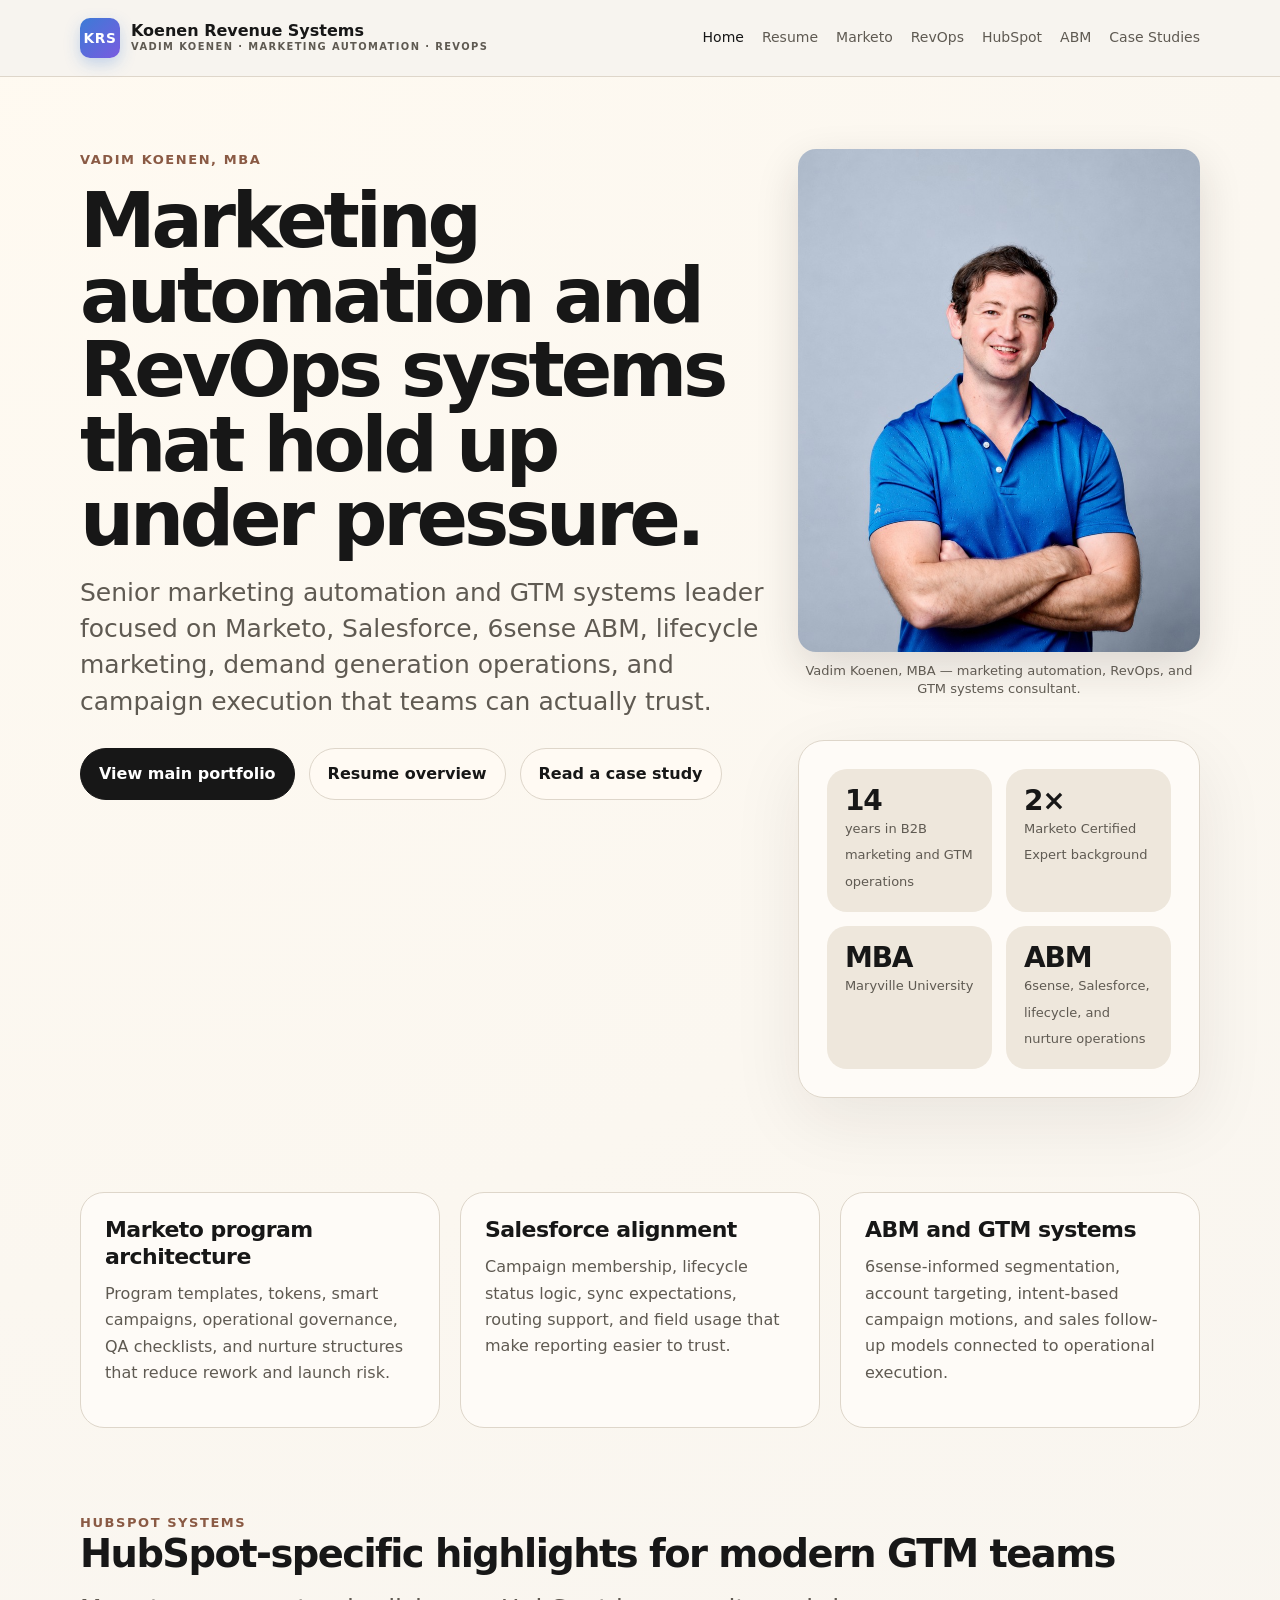
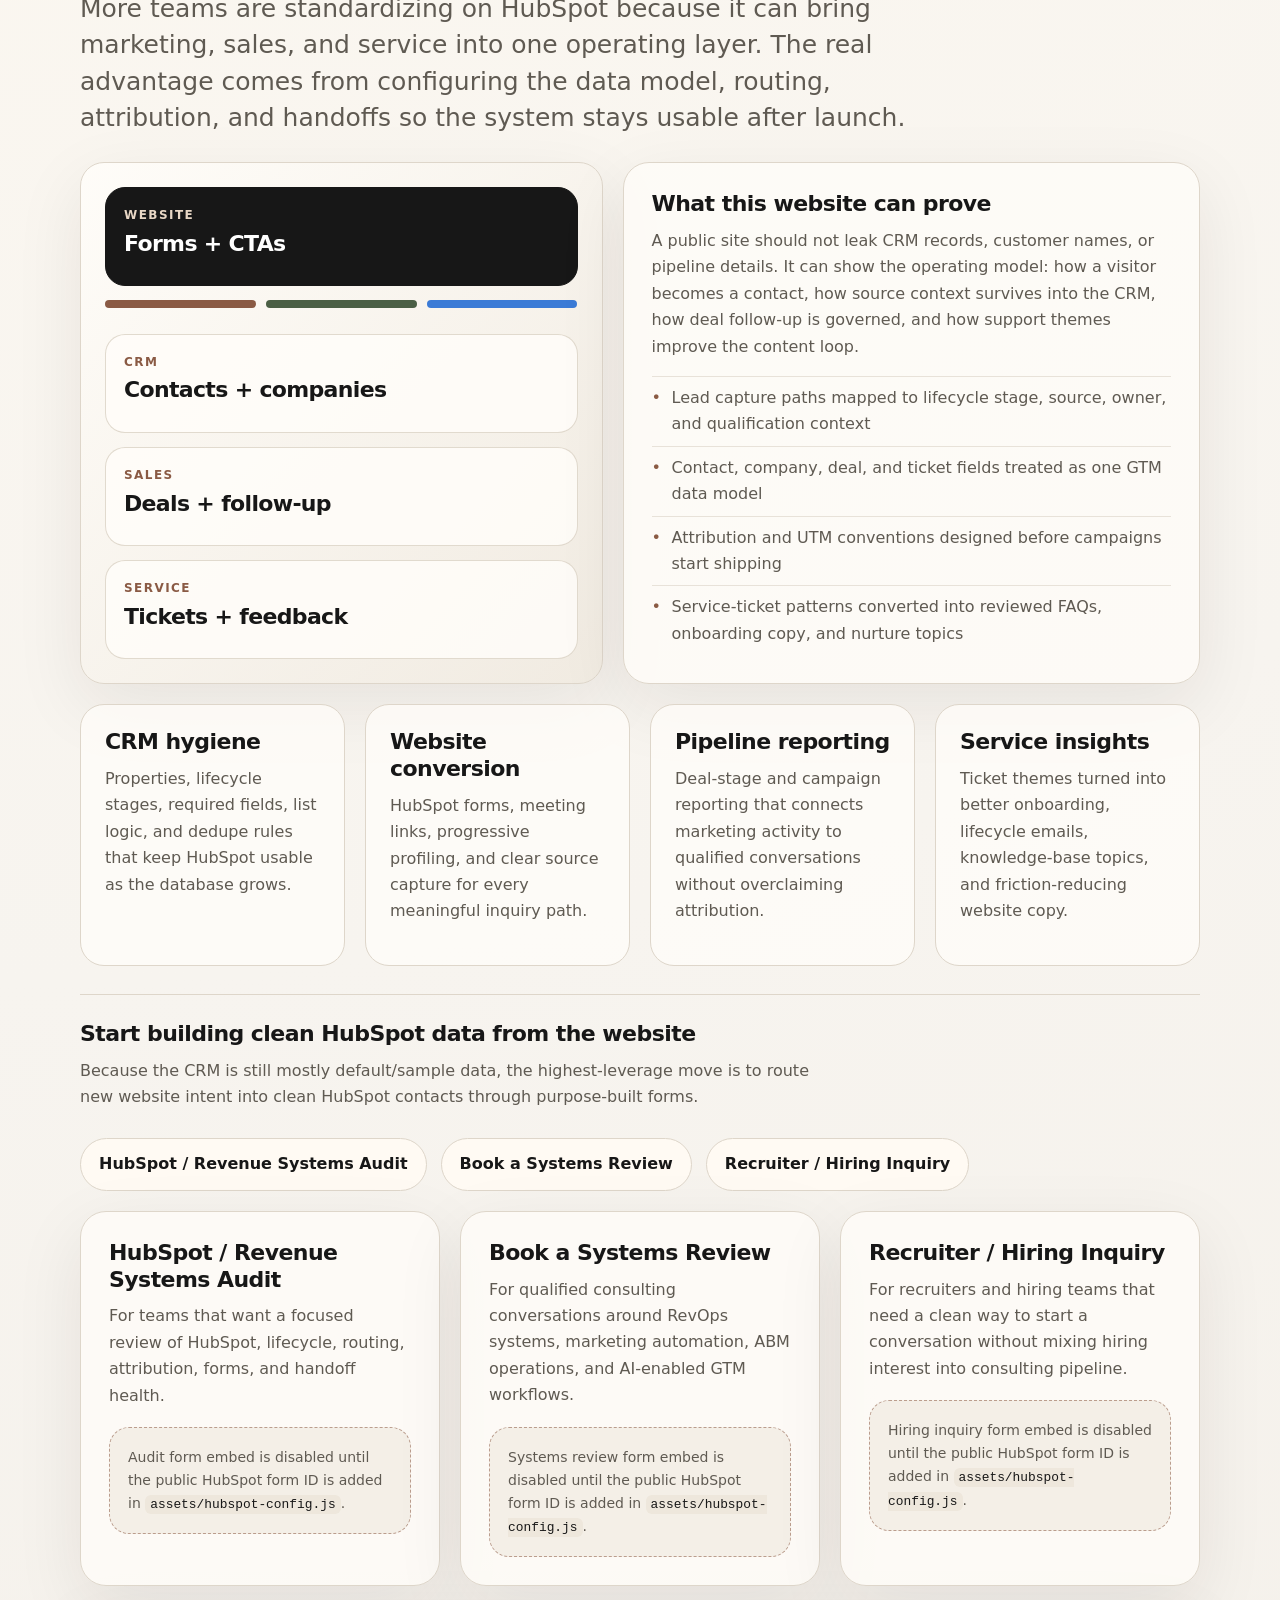
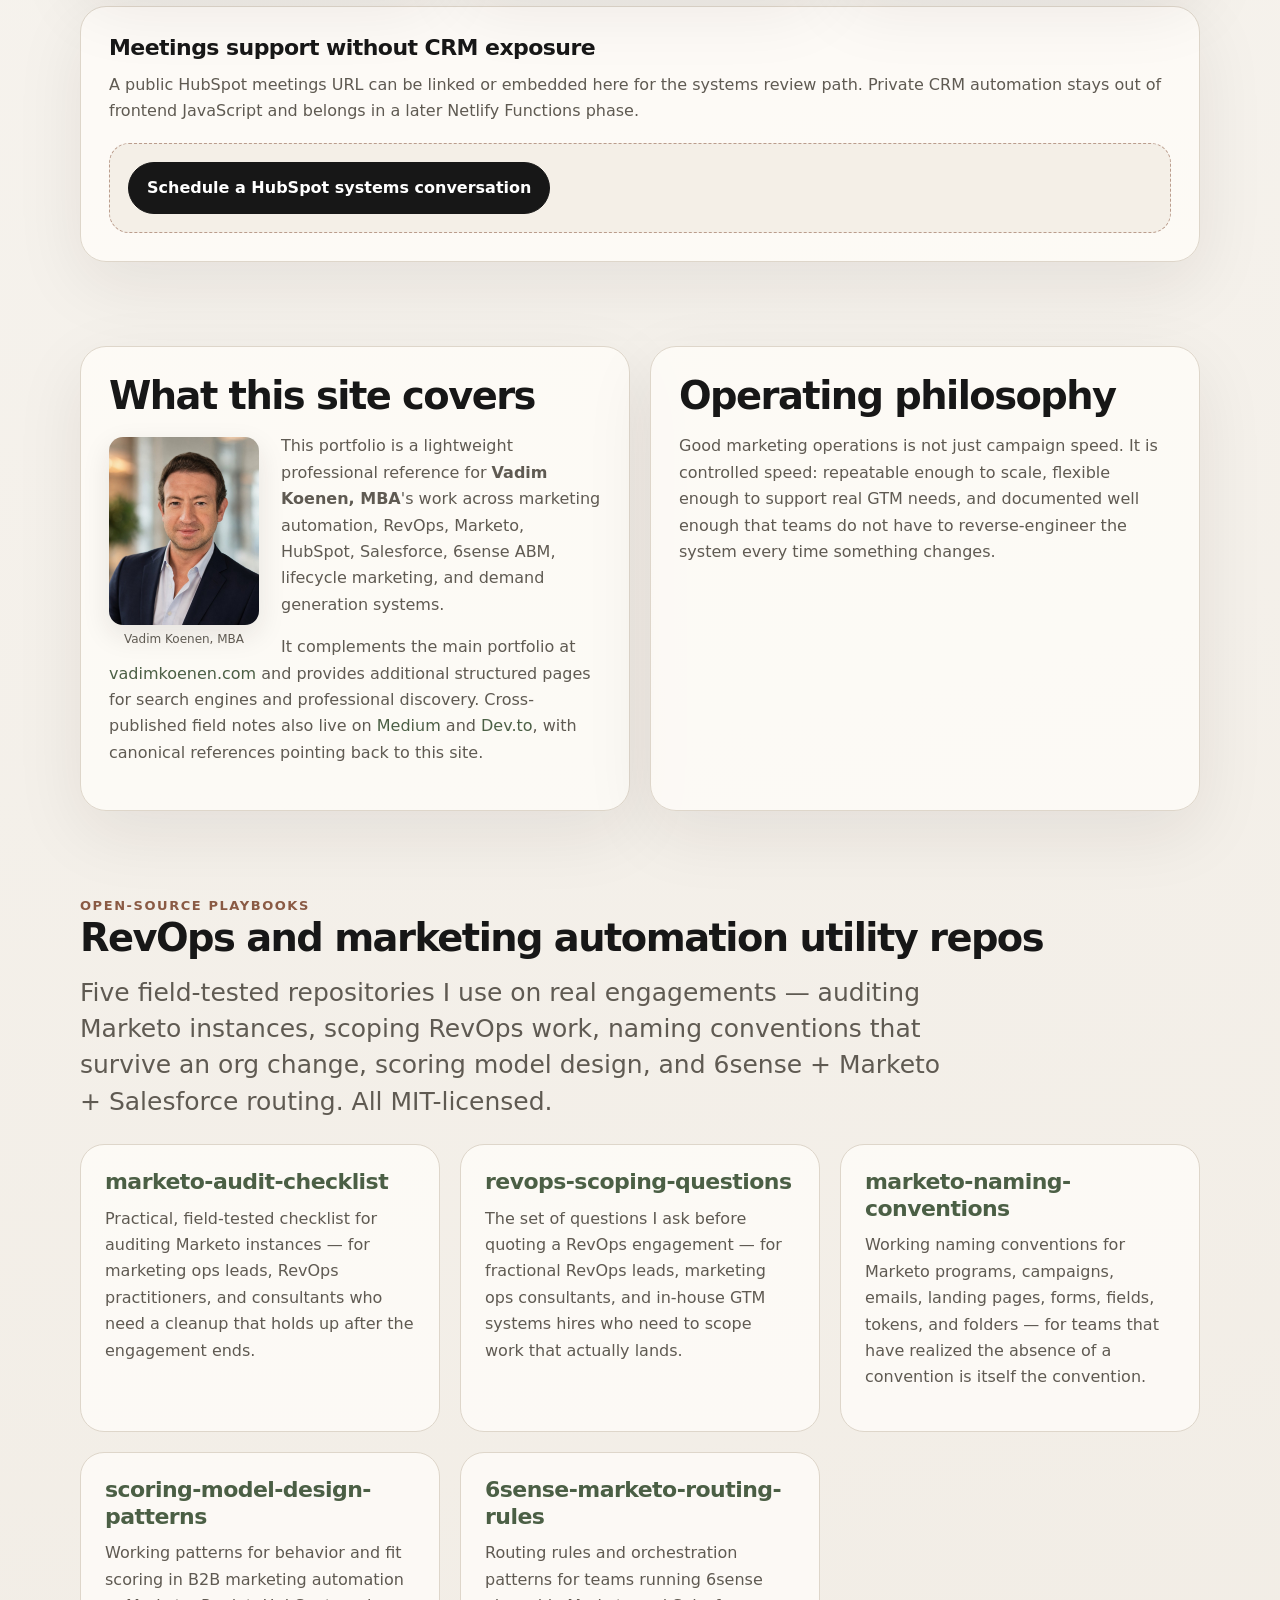
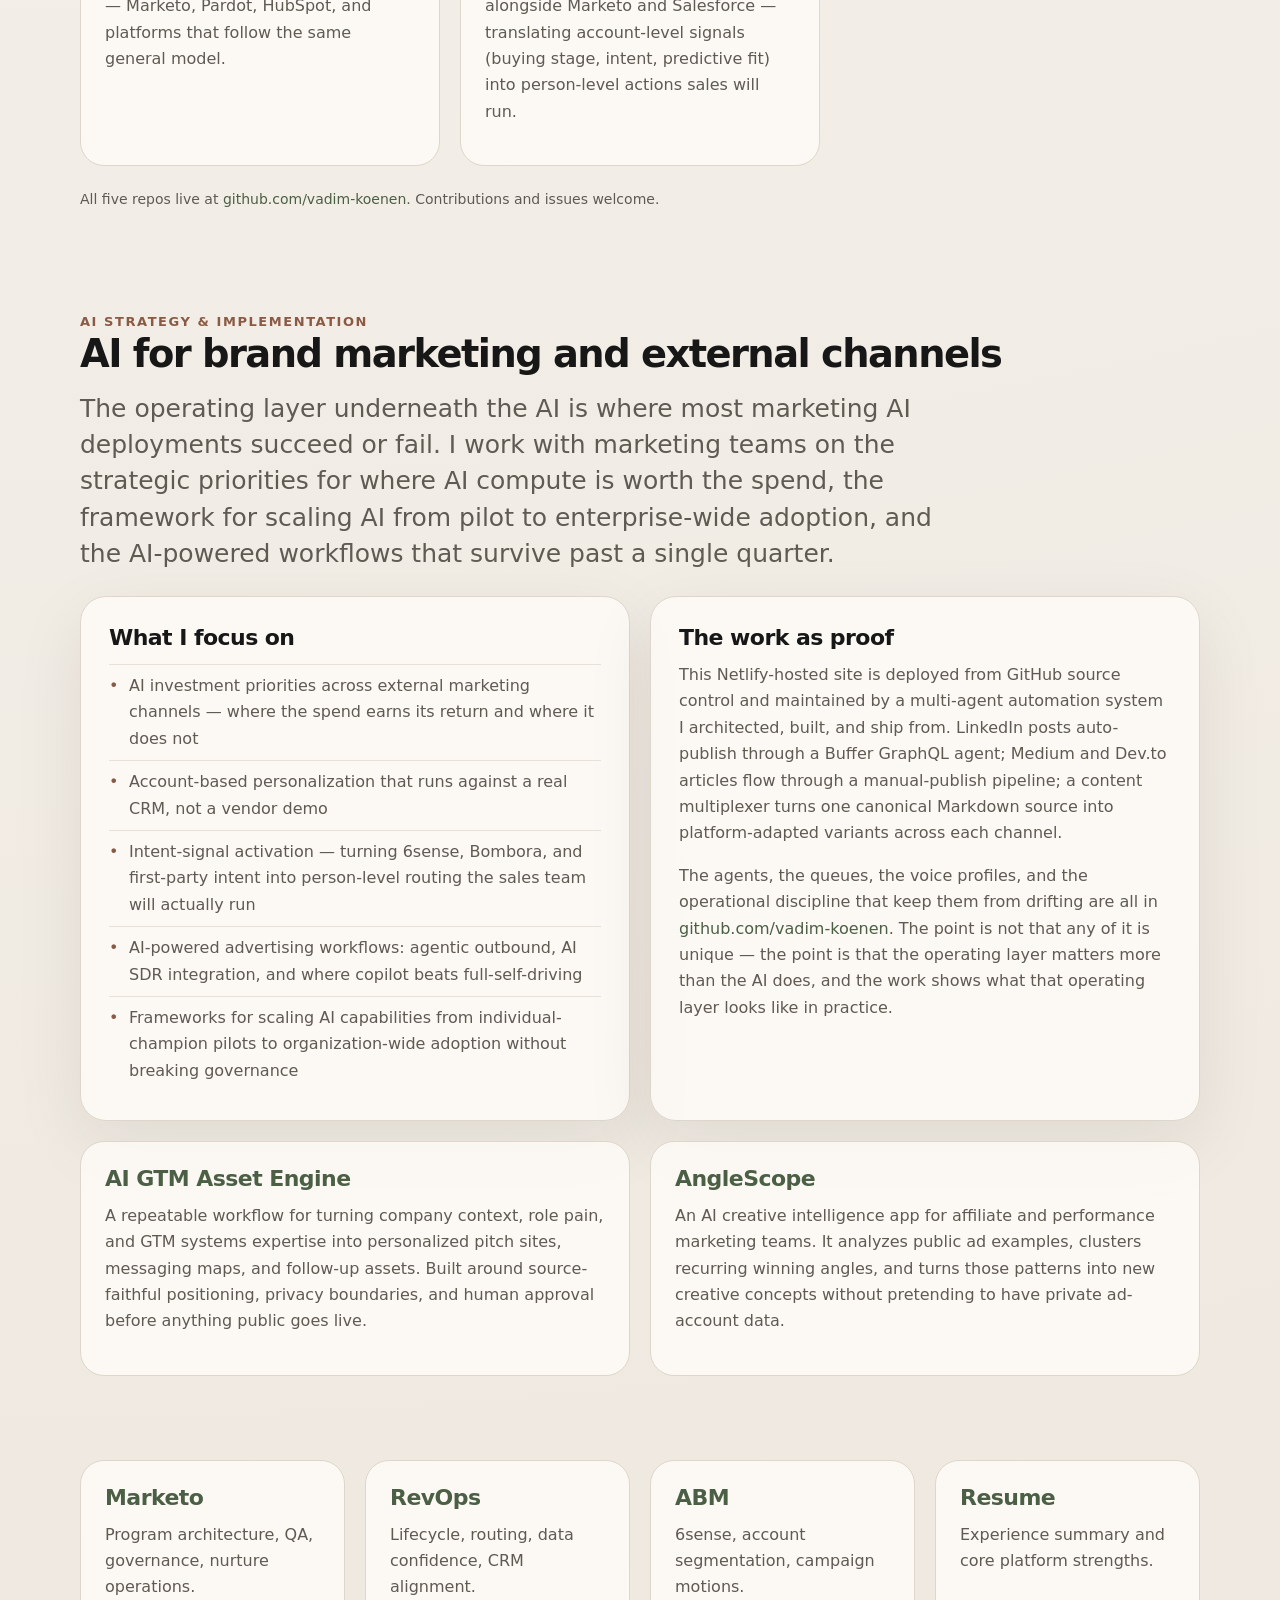
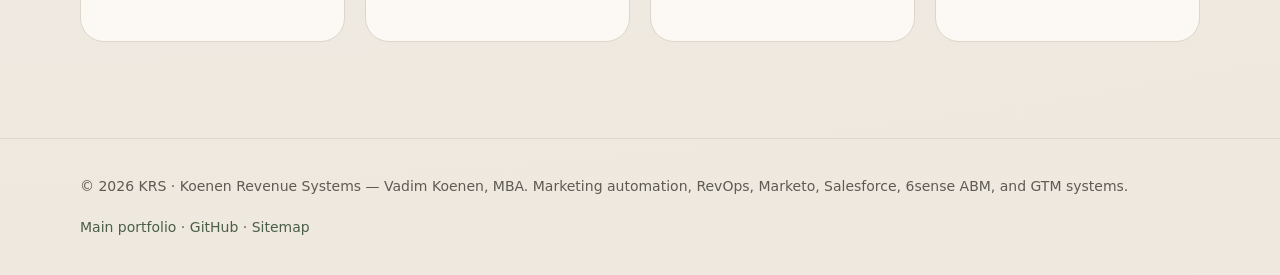
<file: index.html>
<!doctype html>
<html lang="en">
<head>
  <meta charset="utf-8">
  <meta name="viewport" content="width=device-width, initial-scale=1">
  <title>Vadim Koenen, MBA — KRS / Koenen Revenue Systems | Marketing Automation, RevOps &amp; AI Strategy</title>
  <meta name="description" content="Professional portfolio for Vadim Koenen, MBA, focused on Marketo, HubSpot, Salesforce, 6sense ABM, lifecycle marketing, demand generation, RevOps systems, and AI strategy and implementation for brand marketing and external channels.">
  <link rel="canonical" href="https://vadimkoenen.com/">
  <meta name="robots" content="index, follow, max-image-preview:large">
  <meta property="og:type" content="profile">
  <meta property="og:title" content="Vadim Koenen, MBA | Marketing Automation, RevOps &amp; AI Strategy">
  <meta property="og:description" content="Professional portfolio for Vadim Koenen, MBA, focused on Marketo, HubSpot, Salesforce, 6sense ABM, lifecycle marketing, demand generation, RevOps systems, and AI strategy and implementation for brand marketing and external channels.">
  <meta property="og:url" content="https://vadimkoenen.com/">
  <meta property="og:image" content="https://vadimkoenen.com/assets/images/vadim-koenen-marketo-consultant-headshot.jpg">
  <meta property="og:image:alt" content="Vadim Koenen, MBA — marketing automation and RevOps consultant headshot">
  <meta property="profile:first_name" content="Vadim">
  <meta property="profile:last_name" content="Koenen">
  <meta name="twitter:card" content="summary_large_image">
  <meta name="twitter:image" content="https://vadimkoenen.com/assets/images/vadim-koenen-marketo-consultant-headshot.jpg">
  <meta name="twitter:image:alt" content="Vadim Koenen, MBA — marketing automation and RevOps consultant headshot">
  <link rel="stylesheet" href="/assets/style.css">
  <style>
    .hero-portrait { margin: 0 0 18px 0; padding: 0; }
    .hero-portrait img { width: 100%; height: auto; border-radius: 18px; display: block; box-shadow: 0 16px 44px rgba(35,31,25,.14); }
    .hero-portrait figcaption { margin-top: 10px; font-size: 13px; color: var(--muted); text-align: center; line-height: 1.4; }
    .hero-side { display: flex; flex-direction: column; gap: 24px; }
    .about-portrait { float: left; margin: 4px 22px 6px 0; max-width: 150px; }
    .about-portrait img { width: 100%; height: auto; border-radius: 14px; display: block; box-shadow: 0 10px 28px rgba(35,31,25,.10); }
    .about-portrait figcaption { font-size: 12px; color: var(--muted); margin-top: 6px; text-align: center; line-height: 1.4; }
    @media (max-width: 640px) { .about-portrait { float: none; margin: 0 auto 14px; max-width: 220px; } }
    /* KRS brand lockup */
    .brand-lockup{display:inline-flex;align-items:center;gap:11px;text-decoration:none}
    .brand-mark{width:40px;height:40px;border-radius:10px;flex:none;display:flex;align-items:center;justify-content:center;font-weight:800;font-size:.86rem;letter-spacing:.04em;color:#fff;background:linear-gradient(135deg,#3b7bd6 0%,#7a5be0 100%);box-shadow:0 6px 16px rgba(59,123,214,.28)}
    .brand-text{display:flex;flex-direction:column;line-height:1.06}
    .brand-name{font-weight:700;font-size:1rem;color:var(--ink,#231f19)}
    .brand-sub{font-size:.62rem;font-weight:600;letter-spacing:.14em;text-transform:uppercase;color:var(--muted);margin-top:2px}
  </style>
  <script type="application/ld+json">
  {
    "@context": "https://schema.org",
    "@type": "Person",
    "name": "Vadim Koenen",
    "givenName": "Vadim",
    "familyName": "Koenen",
    "honorificSuffix": "MBA",
    "jobTitle": "Senior Marketing Automation, RevOps, and AI Strategy Leader",
    "description": "Senior marketing automation and GTM systems leader focused on Marketo, HubSpot, Salesforce, 6sense ABM, lifecycle marketing, demand generation, and RevOps systems — and on AI strategy and implementation for brand marketing and external channels, from agentic workflows to enterprise-wide AI adoption frameworks.",
    "image": [
      "https://vadimkoenen.com/assets/images/vadim-koenen-marketo-consultant-headshot.jpg",
      "https://vadimkoenen.com/assets/images/vadim-koenen-revops-portrait.jpg"
    ],
    "url": "https://vadimkoenen.com/",
    "sameAs": [
      "https://vadimkoenen.com",
      "https://www.linkedin.com/in/vadimkoenen",
      "https://github.com/vadim-koenen",
      "https://medium.com/@vadimkoenen",
      "https://dev.to/vkoenen"
    ],
    "knowsAbout": [
      "Marketing Automation",
      "Marketo",
      "HubSpot",
      "Salesforce",
      "6sense ABM",
      "Revenue Operations",
      "Demand Generation",
      "Lifecycle Marketing",
      "Campaign Operations",
      "GTM Systems",
      "AI Strategy for Marketing",
      "AI Implementation for Brand Marketing and External Channels",
      "Account-Based Personalization with AI",
      "Intent-Signal Activation",
      "AI-Powered Marketing Workflows",
      "Agentic Marketing Automation",
      "AI Creative Intelligence",
      "Performance Marketing Creative Strategy"
    ],
    "alumniOf": {
      "@type": "CollegeOrUniversity",
      "name": "Maryville University"
    },
    "worksFor": {
      "@type": "ProfessionalService",
      "name": "Koenen Revenue Systems",
      "alternateName": "KRS",
      "url": "https://vadimkoenen.com/",
      "slogan": "Revenue systems architecture for modern B2B teams.",
      "description": "Revenue systems architecture for modern B2B teams — Marketo, HubSpot, Salesforce, 6sense ABM, lifecycle, attribution, QA, and AI-enabled GTM workflows.",
      "areaServed": "US"
    }
  }
  </script>
</head>
<body>
  <a class="skip" href="#main">Skip to content</a>
  <div class="nav-wrap">
    <div class="container nav">
      <a class="brand-lockup" href="/" aria-label="KRS — Koenen Revenue Systems, Vadim Koenen home">
        <span class="brand-mark">KRS</span>
        <span class="brand-text">
          <span class="brand-name">Koenen Revenue Systems</span>
          <span class="brand-sub">Vadim Koenen · Marketing Automation · RevOps</span>
        </span>
      </a>
      <nav class="nav-links" aria-label="Primary navigation"><a class="active" href="/">Home</a><a class="" href="/resume/">Resume</a><a class="" href="/marketo/">Marketo</a><a class="" href="/revops/">RevOps</a><a class="" href="#hubspot">HubSpot</a><a class="" href="/abm/">ABM</a><a class="" href="/case-study-marketing-automation/">Case Studies</a></nav>
    </div>
  </div>
  <main id="main">
<header class="hero">
  <div class="container hero-grid">
    <div>
      <div class="kicker">Vadim Koenen, MBA</div>
      <h1>Marketing automation and RevOps systems that hold up under pressure.</h1>
      <p class="lede">Senior marketing automation and GTM systems leader focused on Marketo, Salesforce, 6sense ABM, lifecycle marketing, demand generation operations, and campaign execution that teams can actually trust.</p>
      <div class="cta-row">
        <a class="button primary" href="https://vadimkoenen.com" data-hubspot-cta="hero_main_portfolio" data-hubspot-cta-label="View main portfolio">View main portfolio</a>
        <a class="button" href="/resume/" data-hubspot-cta="hero_resume" data-hubspot-cta-label="Resume overview">Resume overview</a>
        <a class="button" href="/case-study-marketing-automation/" data-hubspot-cta="hero_case_study" data-hubspot-cta-label="Read a case study">Read a case study</a>
      </div>
    </div>
    <aside class="hero-side" aria-label="Professional highlights">
      <figure class="hero-portrait">
        <img src="/assets/images/vadim-koenen-marketo-consultant-headshot.jpg"
             alt="Vadim Koenen, MBA — marketing automation and RevOps consultant; navy blazer professional headshot"
             width="800" height="1000" loading="eager">
        <figcaption>Vadim Koenen, MBA — marketing automation, RevOps, and GTM systems consultant.</figcaption>
      </figure>
      <div class="card pad">
        <div class="stat-grid">
          <div class="stat"><strong>14</strong><span>years in B2B marketing and GTM operations</span></div>
          <div class="stat"><strong>2×</strong><span>Marketo Certified Expert background</span></div>
          <div class="stat"><strong>MBA</strong><span>Maryville University</span></div>
          <div class="stat"><strong>ABM</strong><span>6sense, Salesforce, lifecycle, and nurture operations</span></div>
        </div>
      </div>
    </aside>
  </div>
</header>
<section>
  <div class="container grid">
    <article class="tile"><h3>Marketo program architecture</h3><p>Program templates, tokens, smart campaigns, operational governance, QA checklists, and nurture structures that reduce rework and launch risk.</p></article>
    <article class="tile"><h3>Salesforce alignment</h3><p>Campaign membership, lifecycle status logic, sync expectations, routing support, and field usage that make reporting easier to trust.</p></article>
    <article class="tile"><h3>ABM and GTM systems</h3><p>6sense-informed segmentation, account targeting, intent-based campaign motions, and sales follow-up models connected to operational execution.</p></article>
  </div>
</section>
<section id="hubspot">
  <div class="container">
    <div class="kicker">HubSpot systems</div>
    <h2>HubSpot-specific highlights for modern GTM teams</h2>
    <p class="lede">More teams are standardizing on HubSpot because it can bring marketing, sales, and service into one operating layer. The real advantage comes from configuring the data model, routing, attribution, and handoffs so the system stays usable after launch.</p>

    <div class="hubspot-panel">
      <div class="hubspot-map" aria-label="HubSpot website to CRM workflow">
        <div class="hubspot-node primary-node">
          <span>Website</span>
          <strong>Forms + CTAs</strong>
        </div>
        <div class="hubspot-flow" aria-hidden="true">
          <span></span>
          <span></span>
          <span></span>
        </div>
        <div class="hubspot-node">
          <span>CRM</span>
          <strong>Contacts + companies</strong>
        </div>
        <div class="hubspot-node">
          <span>Sales</span>
          <strong>Deals + follow-up</strong>
        </div>
        <div class="hubspot-node">
          <span>Service</span>
          <strong>Tickets + feedback</strong>
        </div>
      </div>

      <div class="card pad">
        <h3>What this website can prove</h3>
        <p>A public site should not leak CRM records, customer names, or pipeline details. It can show the operating model: how a visitor becomes a contact, how source context survives into the CRM, how deal follow-up is governed, and how support themes improve the content loop.</p>
        <ul class="clean">
          <li>Lead capture paths mapped to lifecycle stage, source, owner, and qualification context</li>
          <li>Contact, company, deal, and ticket fields treated as one GTM data model</li>
          <li>Attribution and UTM conventions designed before campaigns start shipping</li>
          <li>Service-ticket patterns converted into reviewed FAQs, onboarding copy, and nurture topics</li>
        </ul>
      </div>
    </div>

    <div class="grid four hubspot-grid">
      <article class="tile">
        <h3>CRM hygiene</h3>
        <p>Properties, lifecycle stages, required fields, list logic, and dedupe rules that keep HubSpot usable as the database grows.</p>
      </article>
      <article class="tile">
        <h3>Website conversion</h3>
        <p>HubSpot forms, meeting links, progressive profiling, and clear source capture for every meaningful inquiry path.</p>
      </article>
      <article class="tile">
        <h3>Pipeline reporting</h3>
        <p>Deal-stage and campaign reporting that connects marketing activity to qualified conversations without overclaiming attribution.</p>
      </article>
      <article class="tile">
        <h3>Service insights</h3>
        <p>Ticket themes turned into better onboarding, lifecycle emails, knowledge-base topics, and friction-reducing website copy.</p>
      </article>
    </div>

    <div class="hubspot-intake-heading">
      <h3>Start building clean HubSpot data from the website</h3>
      <p>Because the CRM is still mostly default/sample data, the highest-leverage move is to route new website intent into clean HubSpot contacts through purpose-built forms.</p>
      <div class="cta-row">
        <a class="button" href="#hubspot-form-audit-target" data-hubspot-cta="hubspot_audit_anchor" data-hubspot-cta-label="HubSpot / Revenue Systems Audit">HubSpot / Revenue Systems Audit</a>
        <a class="button" href="#hubspot-form-systems-review-target" data-hubspot-cta="systems_review_anchor" data-hubspot-cta-label="Book a Systems Review">Book a Systems Review</a>
        <a class="button" href="#hubspot-form-hiring-target" data-hubspot-cta="hiring_inquiry_anchor" data-hubspot-cta-label="Recruiter / Hiring Inquiry">Recruiter / Hiring Inquiry</a>
      </div>
    </div>

    <div class="grid hubspot-embed-grid">
      <article class="card pad hubspot-embed-card">
        <h3>HubSpot / Revenue Systems Audit</h3>
        <p>For teams that want a focused review of HubSpot, lifecycle, routing, attribution, forms, and handoff health.</p>
        <div class="hubspot-embed-placeholder" id="hubspot-form-audit-target" data-hubspot-form-target>
          <p>Audit form embed is disabled until the public HubSpot form ID is added in <code>assets/hubspot-config.js</code>.</p>
        </div>
      </article>
      <article class="card pad hubspot-embed-card">
        <h3>Book a Systems Review</h3>
        <p>For qualified consulting conversations around RevOps systems, marketing automation, ABM operations, and AI-enabled GTM workflows.</p>
        <div class="hubspot-embed-placeholder" id="hubspot-form-systems-review-target" data-hubspot-form-target>
          <p>Systems review form embed is disabled until the public HubSpot form ID is added in <code>assets/hubspot-config.js</code>.</p>
        </div>
      </article>
      <article class="card pad hubspot-embed-card">
        <h3>Recruiter / Hiring Inquiry</h3>
        <p>For recruiters and hiring teams that need a clean way to start a conversation without mixing hiring interest into consulting pipeline.</p>
        <div class="hubspot-embed-placeholder" id="hubspot-form-hiring-target" data-hubspot-form-target>
          <p>Hiring inquiry form embed is disabled until the public HubSpot form ID is added in <code>assets/hubspot-config.js</code>.</p>
        </div>
      </article>
    </div>

    <div class="card pad hubspot-meetings-card">
      <h3>Meetings support without CRM exposure</h3>
      <p>A public HubSpot meetings URL can be linked or embedded here for the systems review path. Private CRM automation stays out of frontend JavaScript and belongs in a later Netlify Functions phase.</p>
      <div class="hubspot-embed-placeholder" id="hubspot-meetings-target" data-hubspot-meetings-target>
        <a class="button primary" href="mailto:hello@example.com" data-hubspot-meetings-link data-hubspot-cta="hubspot_meetings_placeholder" data-hubspot-cta-label="Schedule a HubSpot systems conversation">Schedule a HubSpot systems conversation</a>
      </div>
    </div>
  </div>
</section>
<section>
  <div class="container grid two">
    <div class="card pad">
      <h2>What this site covers</h2>
      <figure class="about-portrait">
        <img src="/assets/images/vadim-koenen-revops-portrait.jpg"
             alt="Vadim Koenen, MBA — RevOps and marketing operations consultant; portrait"
             width="600" height="750" loading="lazy">
        <figcaption>Vadim Koenen, MBA</figcaption>
      </figure>
      <p>This portfolio is a lightweight professional reference for <strong>Vadim Koenen, MBA</strong>'s work across marketing automation, RevOps, Marketo, HubSpot, Salesforce, 6sense ABM, lifecycle marketing, and demand generation systems.</p>
      <p>It complements the main portfolio at <a href="https://vadimkoenen.com">vadimkoenen.com</a> and provides additional structured pages for search engines and professional discovery. Cross-published field notes also live on <a href="https://medium.com/@vadimkoenen">Medium</a> and <a href="https://dev.to/vkoenen">Dev.to</a>, with canonical references pointing back to this site.</p>
    </div>
    <div class="card pad"><h2>Operating philosophy</h2><p>Good marketing operations is not just campaign speed. It is controlled speed: repeatable enough to scale, flexible enough to support real GTM needs, and documented well enough that teams do not have to reverse-engineer the system every time something changes.</p></div>
  </div>
</section>
<section id="open-source">
  <div class="container">
    <div class="kicker">Open-source playbooks</div>
    <h2>RevOps and marketing automation utility repos</h2>
    <p class="lede">Five field-tested repositories I use on real engagements — auditing Marketo instances, scoping RevOps work, naming conventions that survive an org change, scoring model design, and 6sense + Marketo + Salesforce routing. All MIT-licensed.</p>
    <div class="grid" style="margin-top: 24px;">
      <a class="tile" href="https://github.com/vadim-koenen/marketo-audit-checklist">
        <h3>marketo-audit-checklist</h3>
        <p>Practical, field-tested checklist for auditing Marketo instances — for marketing ops leads, RevOps practitioners, and consultants who need a cleanup that holds up after the engagement ends.</p>
      </a>
      <a class="tile" href="https://github.com/vadim-koenen/revops-scoping-questions">
        <h3>revops-scoping-questions</h3>
        <p>The set of questions I ask before quoting a RevOps engagement — for fractional RevOps leads, marketing ops consultants, and in-house GTM systems hires who need to scope work that actually lands.</p>
      </a>
      <a class="tile" href="https://github.com/vadim-koenen/marketo-naming-conventions">
        <h3>marketo-naming-conventions</h3>
        <p>Working naming conventions for Marketo programs, campaigns, emails, landing pages, forms, fields, tokens, and folders — for teams that have realized the absence of a convention is itself the convention.</p>
      </a>
      <a class="tile" href="https://github.com/vadim-koenen/scoring-model-design-patterns">
        <h3>scoring-model-design-patterns</h3>
        <p>Working patterns for behavior and fit scoring in B2B marketing automation — Marketo, Pardot, HubSpot, and platforms that follow the same general model.</p>
      </a>
      <a class="tile" href="https://github.com/vadim-koenen/6sense-marketo-routing-rules">
        <h3>6sense-marketo-routing-rules</h3>
        <p>Routing rules and orchestration patterns for teams running 6sense alongside Marketo and Salesforce — translating account-level signals (buying stage, intent, predictive fit) into person-level actions sales will run.</p>
      </a>
    </div>
    <p style="margin-top: 22px; color: var(--muted); font-size: 14px;">All five repos live at <a href="https://github.com/vadim-koenen">github.com/vadim-koenen</a>. Contributions and issues welcome.</p>
  </div>
</section>
<section id="ai-strategy">
  <div class="container">
    <div class="kicker">AI strategy &amp; implementation</div>
    <h2>AI for brand marketing and external channels</h2>
    <p class="lede">The operating layer underneath the AI is where most marketing AI deployments succeed or fail. I work with marketing teams on the strategic priorities for where AI compute is worth the spend, the framework for scaling AI from pilot to enterprise-wide adoption, and the AI-powered workflows that survive past a single quarter.</p>
    <div class="grid two" style="margin-top: 24px;">
      <div class="card pad">
        <h3>What I focus on</h3>
        <ul class="clean">
          <li>AI investment priorities across external marketing channels — where the spend earns its return and where it does not</li>
          <li>Account-based personalization that runs against a real CRM, not a vendor demo</li>
          <li>Intent-signal activation — turning 6sense, Bombora, and first-party intent into person-level routing the sales team will actually run</li>
          <li>AI-powered advertising workflows: agentic outbound, AI SDR integration, and where copilot beats full-self-driving</li>
          <li>Frameworks for scaling AI capabilities from individual-champion pilots to organization-wide adoption without breaking governance</li>
        </ul>
      </div>
      <div class="card pad">
        <h3>The work as proof</h3>
        <p>This Netlify-hosted site is deployed from GitHub source control and maintained by a multi-agent automation system I architected, built, and ship from. LinkedIn posts auto-publish through a Buffer GraphQL agent; Medium and Dev.to articles flow through a manual-publish pipeline; a content multiplexer turns one canonical Markdown source into platform-adapted variants across each channel.</p>
        <p>The agents, the queues, the voice profiles, and the operational discipline that keep them from drifting are all in <a href="https://github.com/vadim-koenen">github.com/vadim-koenen</a>. The point is not that any of it is unique — the point is that the operating layer matters more than the AI does, and the work shows what that operating layer looks like in practice.</p>
      </div>
    </div>
    <div class="grid two" style="margin-top: 20px;">
      <a class="tile" href="/ai-gtm-asset-engine/">
        <h3>AI GTM Asset Engine</h3>
        <p>A repeatable workflow for turning company context, role pain, and GTM systems expertise into personalized pitch sites, messaging maps, and follow-up assets. Built around source-faithful positioning, privacy boundaries, and human approval before anything public goes live.</p>
      </a>
      <a class="tile" href="/case-study-anglescope/">
        <h3>AngleScope</h3>
        <p>An AI creative intelligence app for affiliate and performance marketing teams. It analyzes public ad examples, clusters recurring winning angles, and turns those patterns into new creative concepts without pretending to have private ad-account data.</p>
      </a>
    </div>
  </div>
</section>
<section>
  <div class="container grid four">
    <a class="tile" href="/marketo/"><h3>Marketo</h3><p>Program architecture, QA, governance, nurture operations.</p></a>
    <a class="tile" href="/revops/"><h3>RevOps</h3><p>Lifecycle, routing, data confidence, CRM alignment.</p></a>
    <a class="tile" href="/abm/"><h3>ABM</h3><p>6sense, account segmentation, campaign motions.</p></a>
    <a class="tile" href="/resume/"><h3>Resume</h3><p>Experience summary and core platform strengths.</p></a>
  </div>
</section>
</main>
  <footer class="footer">
    <div class="container">
      <div>© 2026 KRS · Koenen Revenue Systems — Vadim Koenen, MBA. Marketing automation, RevOps, Marketo, Salesforce, 6sense ABM, and GTM systems.</div>
      <div><a href="https://vadimkoenen.com">Main portfolio</a> · <a href="https://github.com/vadim-koenen">GitHub</a> · <a href="/sitemap.xml">Sitemap</a></div>
    </div>
  </footer>
  <script src="/assets/hubspot-config.js"></script>
  <script src="/assets/hubspot.js" defer></script>
</body>
</html>
</file>
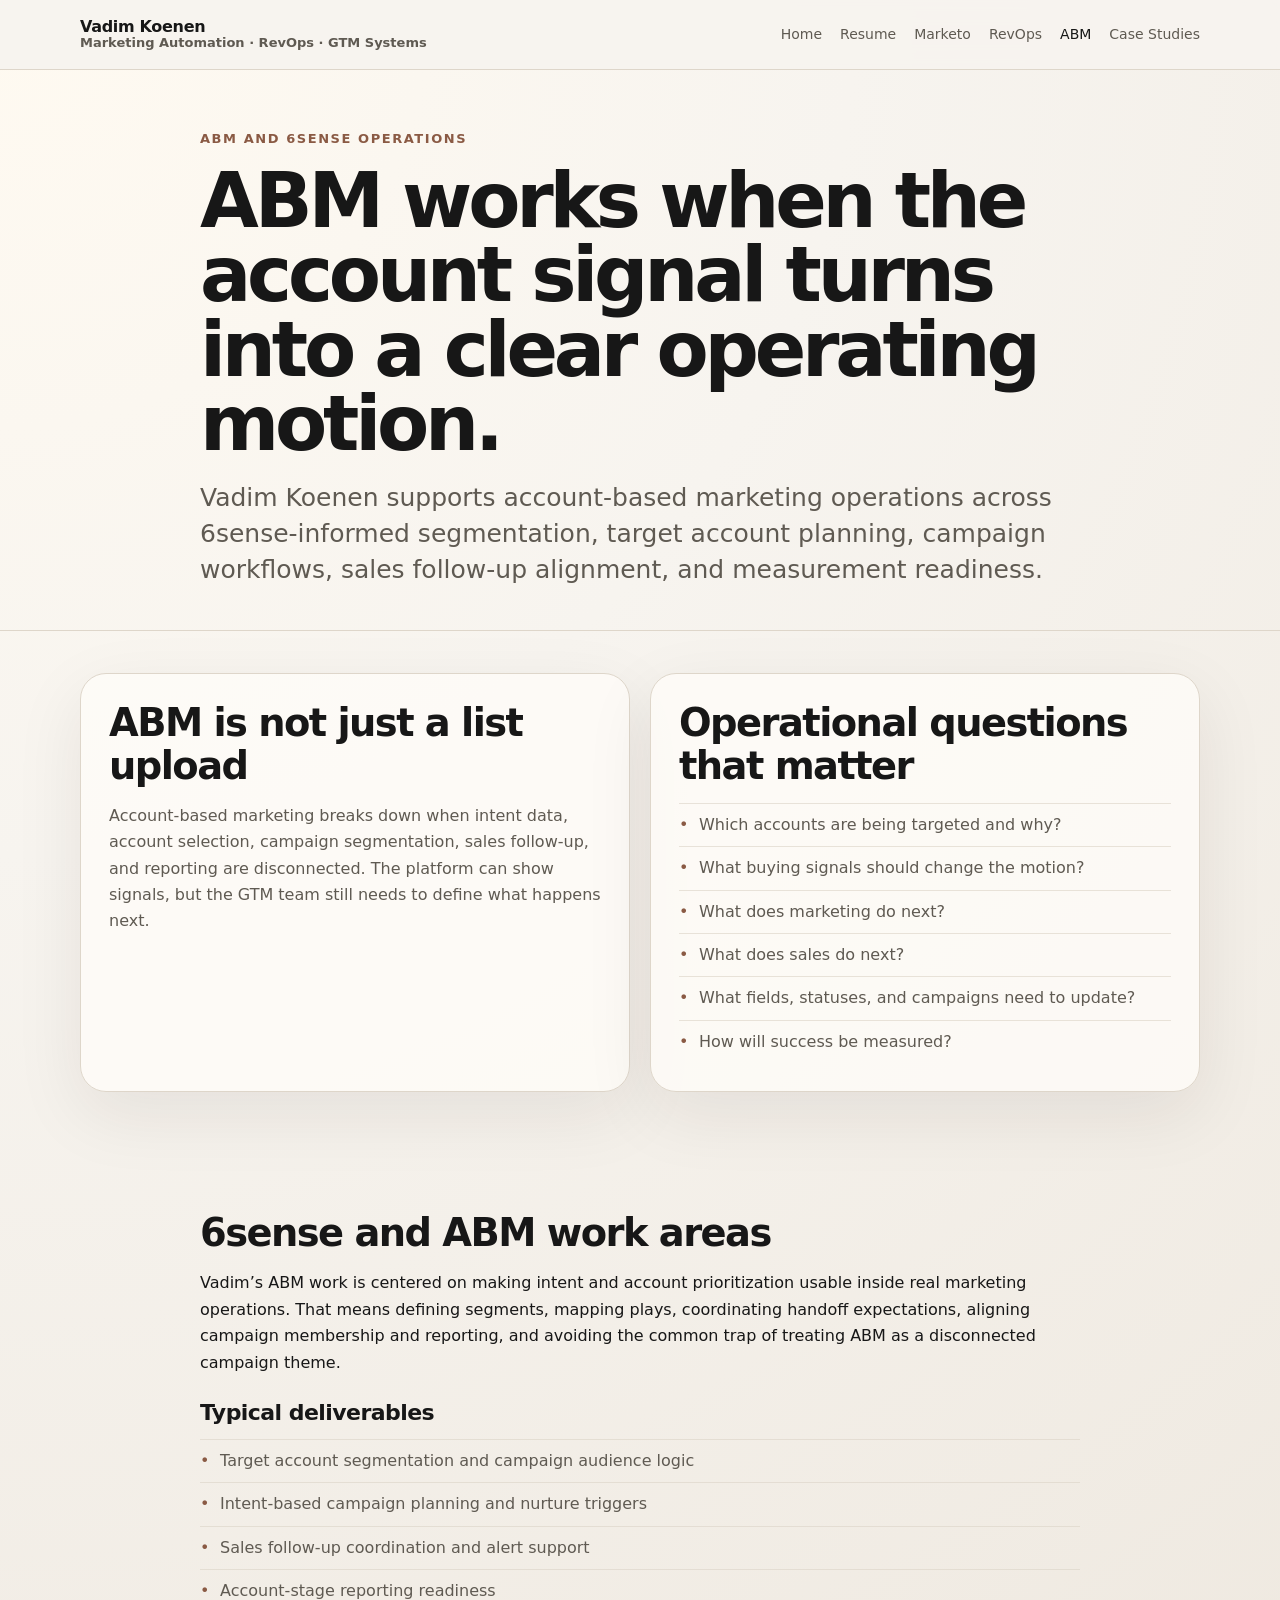
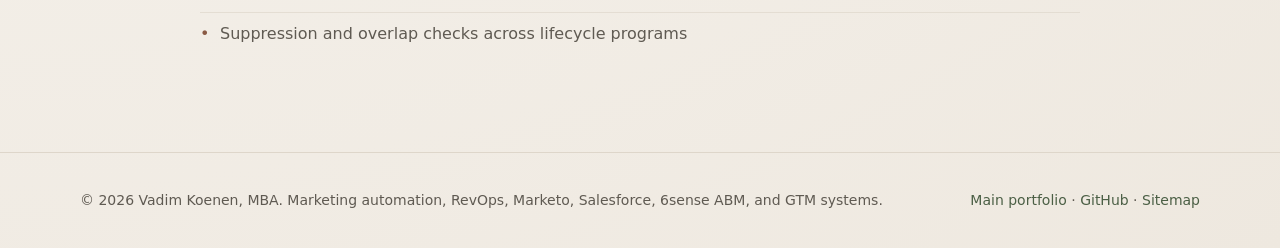
<file: abm/index.html>
<!doctype html>
<html lang="en">
<head>
  <meta charset="utf-8">
  <meta name="viewport" content="width=device-width, initial-scale=1">
  <title>Vadim Koenen 6sense ABM | Account-Based Marketing Operations</title>
  <meta name="description" content="ABM page for Vadim Koenen covering 6sense, target account segmentation, intent-based campaigns, lifecycle marketing, Salesforce alignment, and GTM operations.">
  <link rel="canonical" href="https://vadimkoenen.com/abm-6sense/">
  <meta name="robots" content="index, follow, max-image-preview:large">
  <meta property="og:type" content="website">
  <meta property="og:title" content="Vadim Koenen 6sense ABM | Account-Based Marketing Operations">
  <meta property="og:description" content="ABM page for Vadim Koenen covering 6sense, target account segmentation, intent-based campaigns, lifecycle marketing, Salesforce alignment, and GTM operations.">
  <meta property="og:url" content="https://vadimkoenen.com/abm-6sense/">
  <meta name="twitter:card" content="summary_large_image">
  <link rel="stylesheet" href="/assets/style.css">
  <script type="application/ld+json">{"@context": "https://schema.org", "@type": "Person", "name": "Vadim Koenen", "honorificSuffix": "MBA", "jobTitle": "Senior Marketing Automation and RevOps Leader", "url": "https://vadimkoenen.com/", "sameAs": ["https://vadimkoenen.com", "https://vadimkoenen.com/", "https://github.com/vadim-koenen"], "knowsAbout": ["Marketing Automation", "Marketo", "Salesforce", "6sense ABM", "Revenue Operations", "Demand Generation", "Lifecycle Marketing", "Campaign Operations", "GTM Systems"]}</script>
  
</head>
<body>
  <a class="skip" href="#main">Skip to content</a>
  <div class="nav-wrap">
    <div class="container nav">
      <a class="brand" href="/">Vadim Koenen <span>Marketing Automation · RevOps · GTM Systems</span></a>
      <nav class="nav-links" aria-label="Primary navigation"><a class="" href="/">Home</a><a class="" href="/resume/">Resume</a><a class="" href="/marketo/">Marketo</a><a class="" href="/revops/">RevOps</a><a class="active" href="/abm/">ABM</a><a class="" href="/case-study-marketing-automation/">Case Studies</a></nav>
    </div>
  </div>
  <main id="main">
<header class="page-head"><div class="container content"><div class="kicker">ABM and 6sense operations</div><h1>ABM works when the account signal turns into a clear operating motion.</h1><p class="lede">Vadim Koenen supports account-based marketing operations across 6sense-informed segmentation, target account planning, campaign workflows, sales follow-up alignment, and measurement readiness.</p></div></header>
<section><div class="container grid two"><div class="card pad"><h2>ABM is not just a list upload</h2><p>Account-based marketing breaks down when intent data, account selection, campaign segmentation, sales follow-up, and reporting are disconnected. The platform can show signals, but the GTM team still needs to define what happens next.</p></div><div class="card pad"><h2>Operational questions that matter</h2><ul class="clean"><li>Which accounts are being targeted and why?</li><li>What buying signals should change the motion?</li><li>What does marketing do next?</li><li>What does sales do next?</li><li>What fields, statuses, and campaigns need to update?</li><li>How will success be measured?</li></ul></div></div></section>
<section><div class="container content"><h2>6sense and ABM work areas</h2><p>Vadim’s ABM work is centered on making intent and account prioritization usable inside real marketing operations. That means defining segments, mapping plays, coordinating handoff expectations, aligning campaign membership and reporting, and avoiding the common trap of treating ABM as a disconnected campaign theme.</p><h3>Typical deliverables</h3><ul class="clean"><li>Target account segmentation and campaign audience logic</li><li>Intent-based campaign planning and nurture triggers</li><li>Sales follow-up coordination and alert support</li><li>Account-stage reporting readiness</li><li>Suppression and overlap checks across lifecycle programs</li></ul></div></section>
</main>
  <footer class="footer">
    <div class="container">
      <div>© 2026 Vadim Koenen, MBA. Marketing automation, RevOps, Marketo, Salesforce, 6sense ABM, and GTM systems.</div>
      <div><a href="https://vadimkoenen.com">Main portfolio</a> · <a href="https://github.com/vadim-koenen">GitHub</a> · <a href="/sitemap.xml">Sitemap</a></div>
    </div>
  </footer>
</body>
</html>
</file>
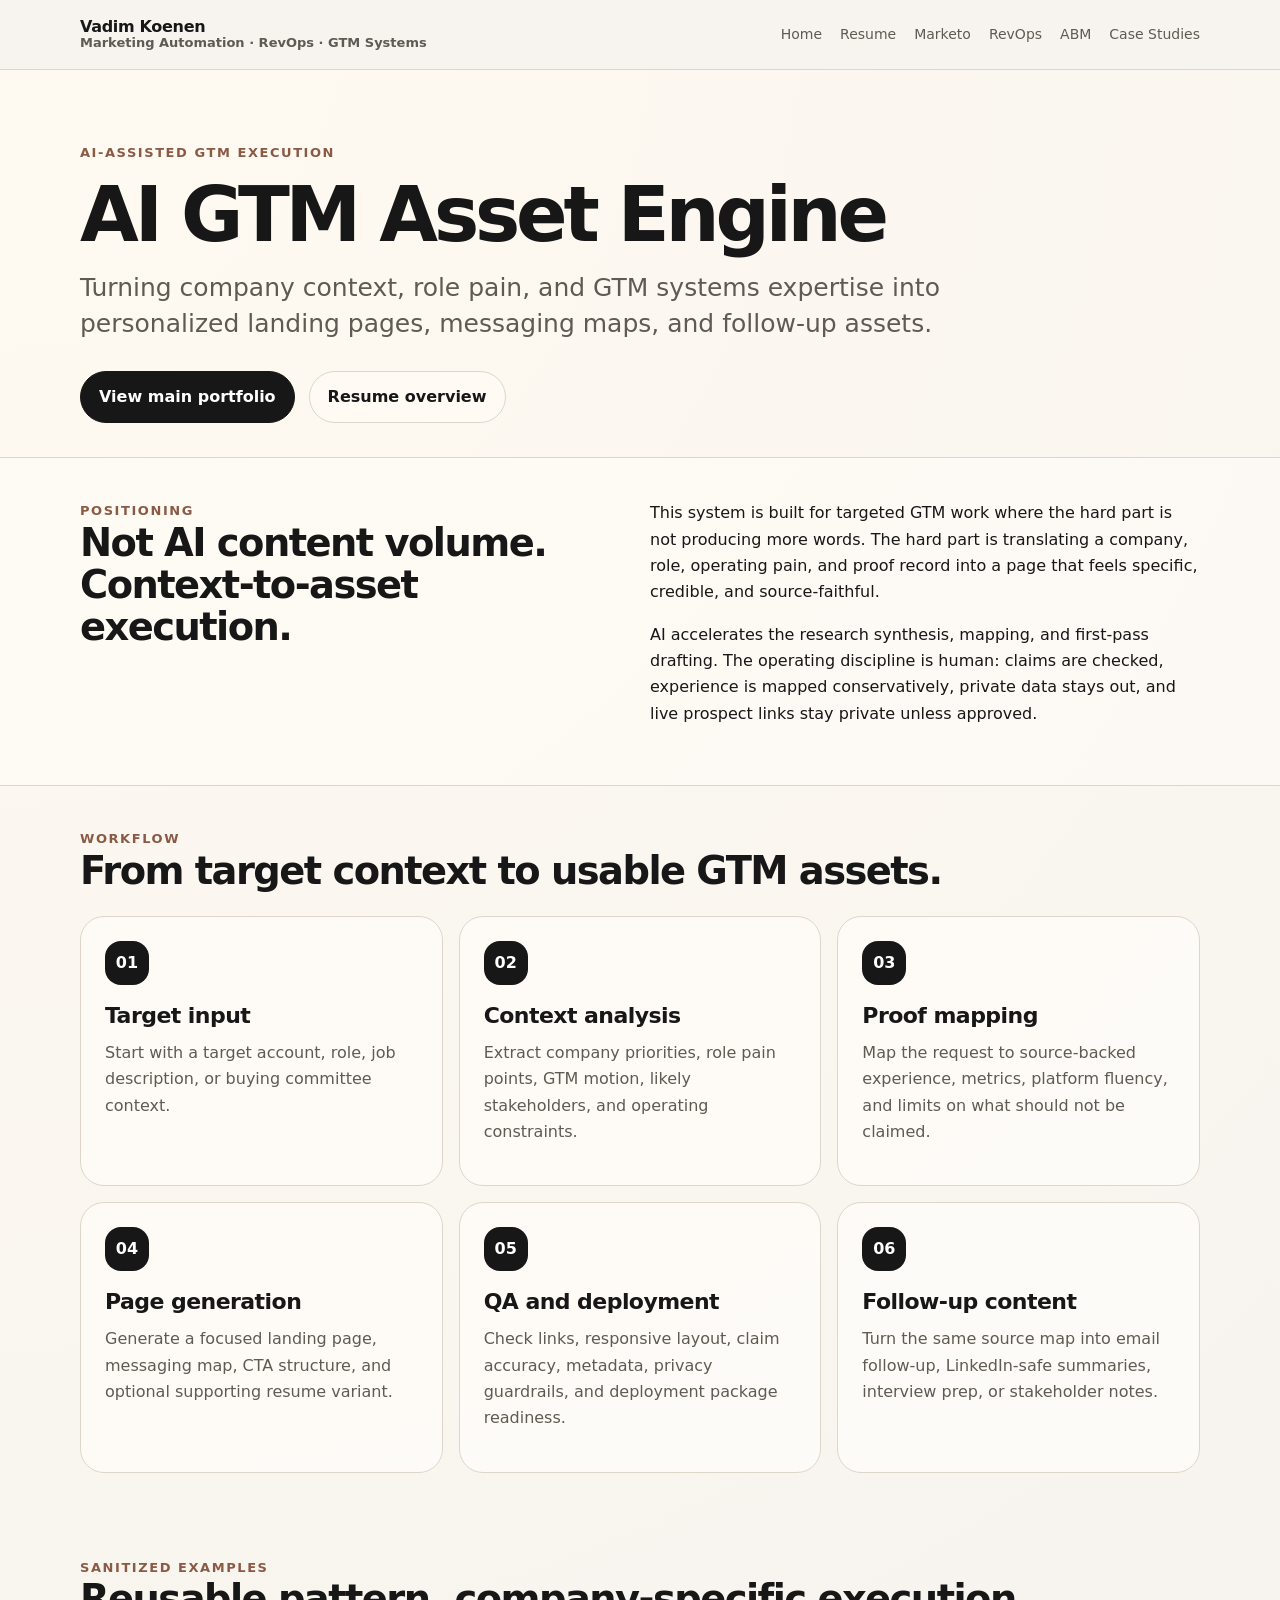
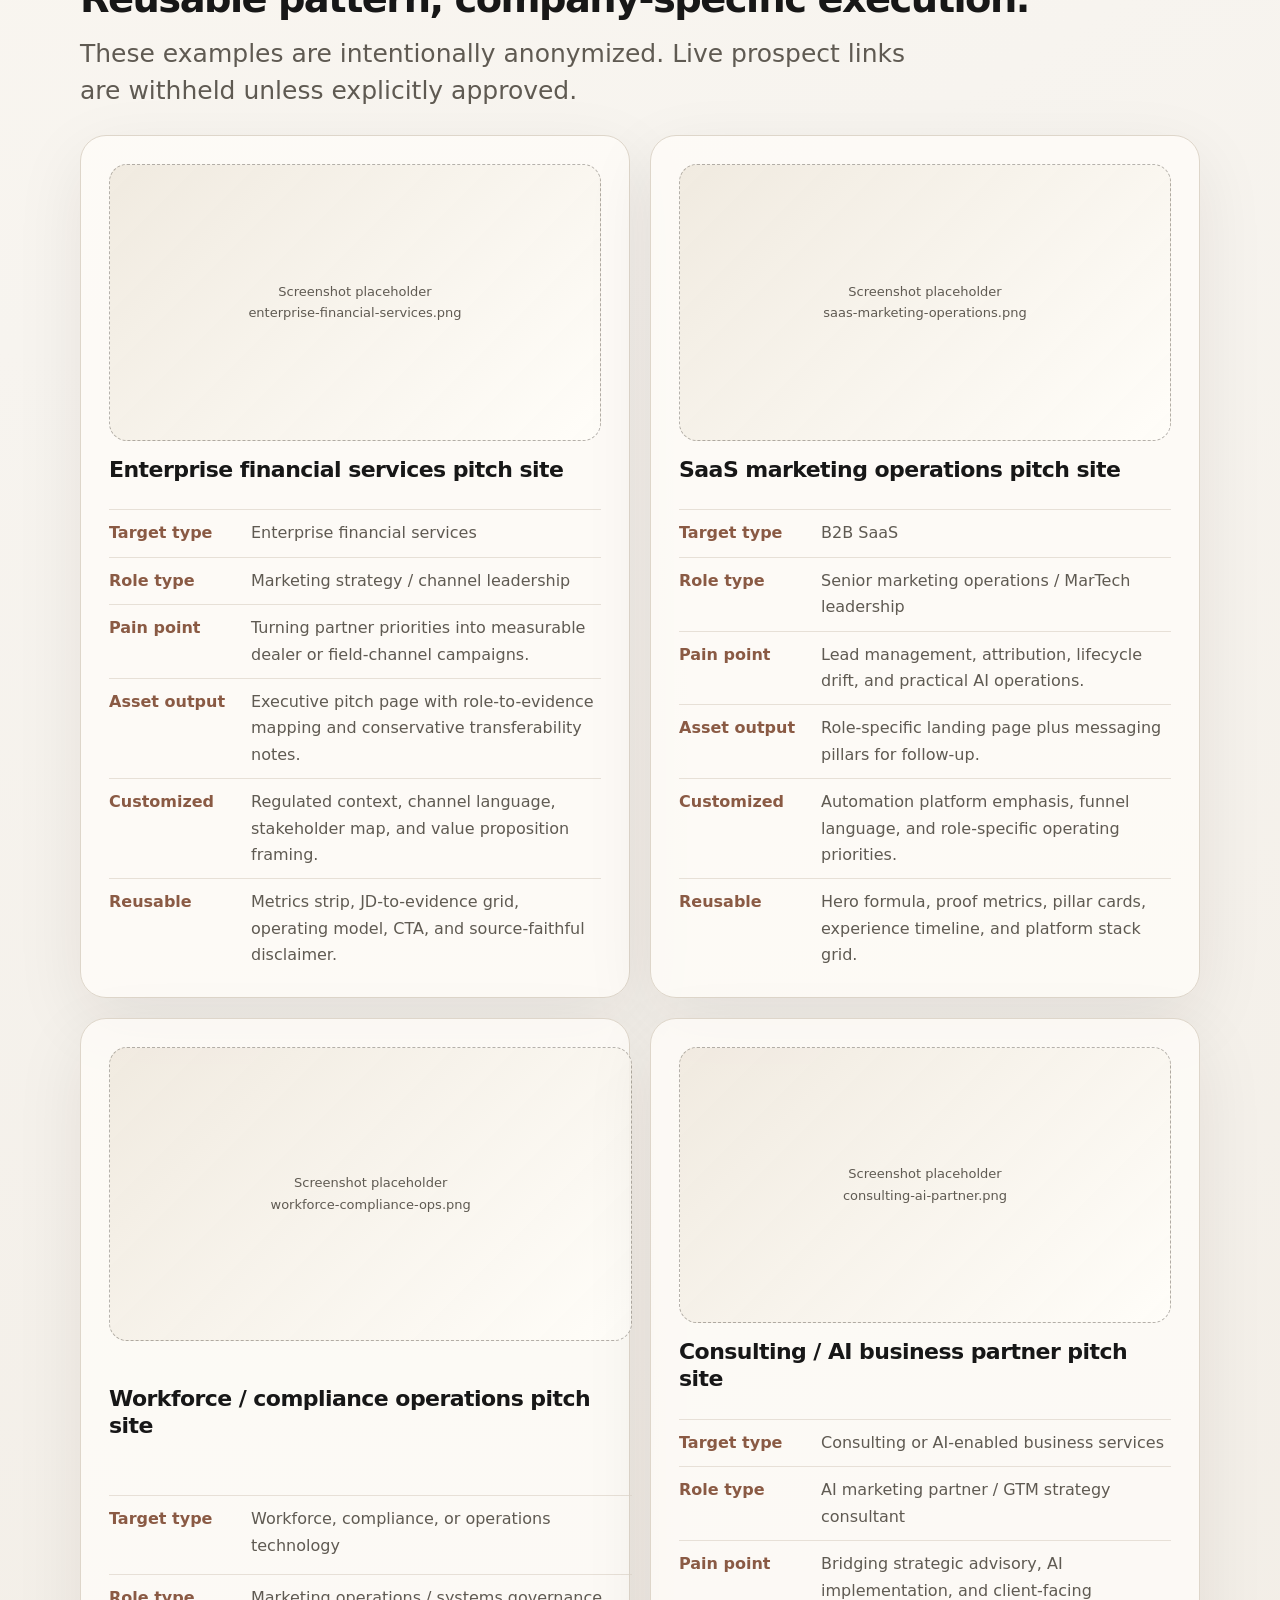
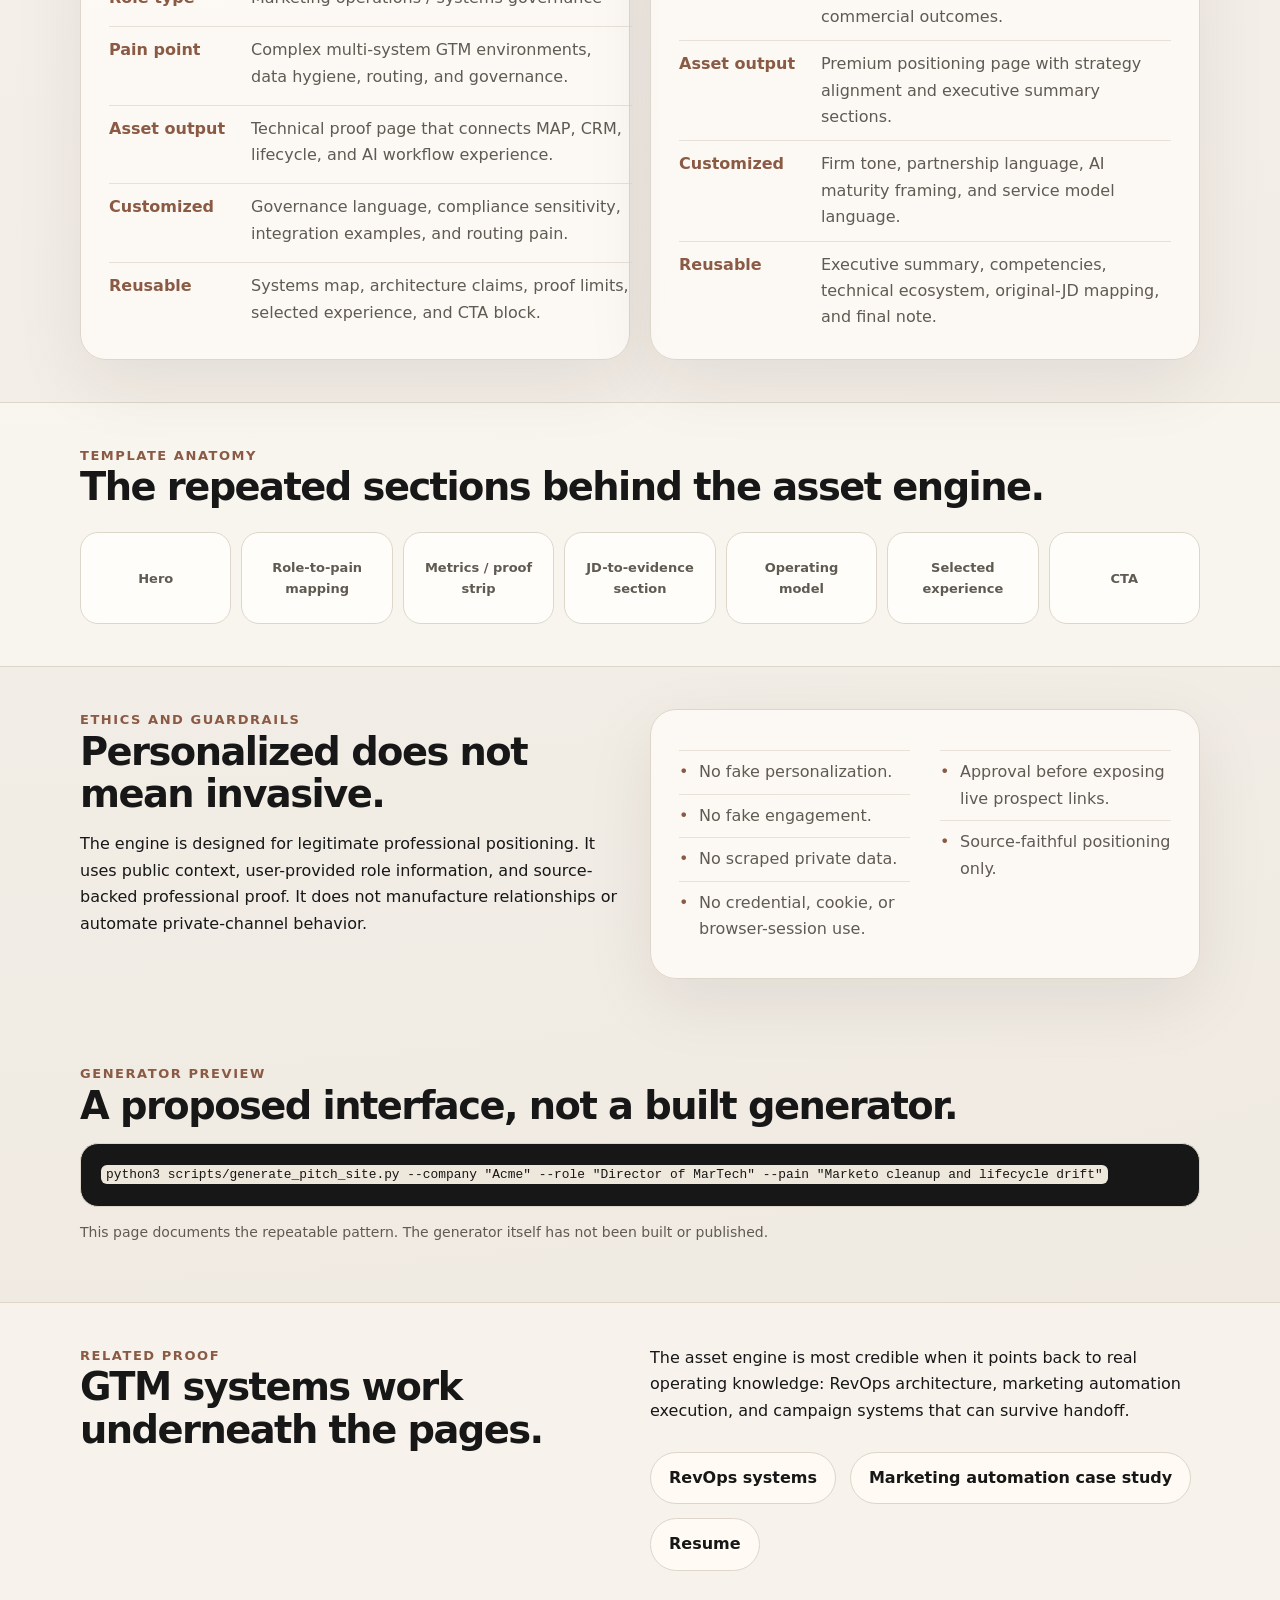
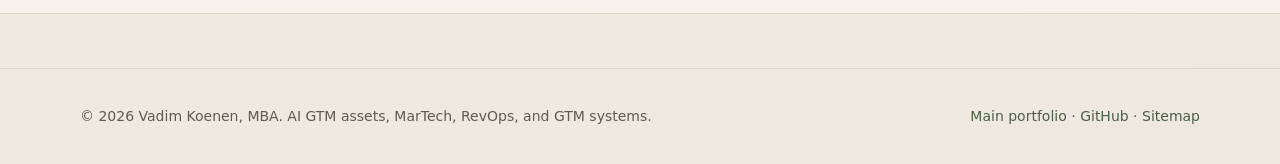
<file: ai-gtm-asset-engine/index.html>
<!doctype html>
<html lang="en">
<head>
  <meta charset="utf-8">
  <meta name="viewport" content="width=device-width, initial-scale=1">
  <title>AI GTM Asset Engine | Vadim Koenen</title>
  <meta name="description" content="AI GTM Asset Engine by Vadim Koenen: a privacy-first workflow for turning company context, role pain, and GTM systems expertise into personalized landing pages, messaging maps, and follow-up assets.">
  <link rel="canonical" href="https://vadimkoenen.com/ai-marketing-operations-automation/">
  <meta name="robots" content="index, follow, max-image-preview:large">
  <meta property="og:type" content="website">
  <meta property="og:title" content="AI GTM Asset Engine | Vadim Koenen">
  <meta property="og:description" content="A privacy-first proof point for AI-assisted context-to-asset execution: prospect-specific GTM landing pages, messaging maps, and follow-up assets.">
  <meta property="og:url" content="https://vadimkoenen.com/ai-marketing-operations-automation/">
  <meta property="og:image" content="https://vadimkoenen.com/assets/images/vadim-koenen-marketo-consultant-headshot.jpg">
  <meta property="og:image:alt" content="Vadim Koenen, MBA - AI GTM asset engine proof page">
  <meta name="twitter:card" content="summary_large_image">
  <meta name="twitter:image" content="https://vadimkoenen.com/assets/images/vadim-koenen-marketo-consultant-headshot.jpg">
  <meta name="twitter:image:alt" content="Vadim Koenen, MBA - AI GTM asset engine proof page">
  <link rel="stylesheet" href="/assets/style.css">
  <style>
    .proof-hero { padding-bottom: 34px; }
    .proof-band { border-top: 1px solid var(--line); border-bottom: 1px solid var(--line); background: rgba(255,253,249,.45); }
    .workflow { counter-reset: workflow; display: grid; grid-template-columns: repeat(3, 1fr); gap: 16px; }
    .workflow-step { counter-increment: workflow; position: relative; min-height: 190px; }
    .workflow-step:before { content: counter(workflow, decimal-leading-zero); display: inline-flex; width: 44px; height: 44px; align-items: center; justify-content: center; border-radius: 16px; background: var(--ink); color: #fff; font-weight: 760; margin-bottom: 18px; }
    .example-card { display: grid; gap: 16px; }
    .placeholder-shot { aspect-ratio: 16 / 9; border: 1px dashed rgba(95,90,82,.45); border-radius: 18px; background: linear-gradient(135deg, rgba(238,231,220,.85), rgba(255,253,249,.9)); display: grid; place-items: center; color: var(--muted); font-size: 13px; text-align: center; padding: 18px; }
    .data-list { display: grid; gap: 10px; margin: 0; }
    .data-list div { display: grid; grid-template-columns: 128px 1fr; gap: 14px; padding-top: 10px; border-top: 1px solid rgba(222,214,202,.7); }
    .data-list dt { color: var(--accent-2); font-weight: 760; }
    .data-list dd { margin: 0; color: var(--muted); }
    .anatomy { display: grid; grid-template-columns: repeat(7, 1fr); gap: 10px; }
    .anatomy span { min-height: 92px; display: flex; align-items: center; justify-content: center; text-align: center; border: 1px solid var(--line); border-radius: 18px; padding: 14px; background: #fffdf9; color: var(--muted); font-weight: 700; font-size: 13px; }
    .guardrails { columns: 2; column-gap: 30px; }
    .guardrails li { break-inside: avoid; }
    .code-preview { overflow-x: auto; border-radius: 18px; border: 1px solid var(--line); background: #171717; color: #fffaf3; padding: 20px; font-size: 14px; line-height: 1.55; }
    .note { color: var(--muted); font-size: 14px; }
    @media (max-width: 900px) {
      .workflow, .anatomy { grid-template-columns: 1fr; }
      .guardrails { columns: 1; }
      .data-list div { grid-template-columns: 1fr; gap: 3px; }
    }
  </style>
  <script type="application/ld+json">
  {
    "@context": "https://schema.org",
    "@graph": [
      {
        "@type": "WebPage",
        "@id": "https://vadimkoenen.com/ai-marketing-operations-automation/#webpage",
        "url": "https://vadimkoenen.com/ai-marketing-operations-automation/",
        "name": "AI GTM Asset Engine | Vadim Koenen",
        "description": "A privacy-first proof page showing Vadim Koenen's repeatable workflow for using AI to build prospect-specific GTM landing pages, messaging maps, and follow-up assets.",
        "isPartOf": {
          "@type": "WebSite",
          "name": "Vadim Koenen Portfolio",
          "url": "https://vadimkoenen.com/"
        },
        "about": {
          "@id": "https://vadimkoenen.com/#person"
        },
        "image": "https://vadimkoenen.com/assets/images/vadim-koenen-marketo-consultant-headshot.jpg"
      },
      {
        "@type": "Person",
        "@id": "https://vadimkoenen.com/#person",
        "name": "Vadim Koenen",
        "honorificSuffix": "MBA",
        "url": "https://vadimkoenen.com/",
        "image": "https://vadimkoenen.com/assets/images/vadim-koenen-marketo-consultant-headshot.jpg",
        "sameAs": [
          "https://vadimkoenen.com",
          "https://www.linkedin.com/in/vadimkoenen",
          "https://github.com/vadim-koenen",
          "https://medium.com/@vadimkoenen",
          "https://dev.to/vkoenen"
        ],
        "knowsAbout": [
          "AI strategy for marketing",
          "GTM systems",
          "Revenue Operations",
          "Marketing Automation",
          "Marketo",
          "Salesforce",
          "6sense ABM",
          "Personalized GTM assets"
        ]
      }
    ]
  }
  </script>
</head>
<body>
  <a class="skip" href="#main">Skip to content</a>
  <div class="nav-wrap">
    <div class="container nav">
      <a class="brand" href="/">Vadim Koenen <span>Marketing Automation · RevOps · GTM Systems</span></a>
      <nav class="nav-links" aria-label="Primary navigation"><a href="/">Home</a><a href="/resume/">Resume</a><a href="/marketo/">Marketo</a><a href="/revops/">RevOps</a><a href="/abm/">ABM</a><a href="/case-study-marketing-automation/">Case Studies</a></nav>
    </div>
  </div>
  <main id="main">
    <header class="hero proof-hero">
      <div class="container">
        <div class="kicker">AI-assisted GTM execution</div>
        <h1>AI GTM Asset Engine</h1>
        <p class="lede">Turning company context, role pain, and GTM systems expertise into personalized landing pages, messaging maps, and follow-up assets.</p>
        <div class="cta-row">
          <a class="button primary" href="https://vadimkoenen.com">View main portfolio</a>
          <a class="button" href="/resume/">Resume overview</a>
        </div>
      </div>
    </header>

    <section class="proof-band">
      <div class="container grid two">
        <div>
          <div class="kicker">Positioning</div>
          <h2>Not AI content volume. Context-to-asset execution.</h2>
        </div>
        <div>
          <p>This system is built for targeted GTM work where the hard part is not producing more words. The hard part is translating a company, role, operating pain, and proof record into a page that feels specific, credible, and source-faithful.</p>
          <p>AI accelerates the research synthesis, mapping, and first-pass drafting. The operating discipline is human: claims are checked, experience is mapped conservatively, private data stays out, and live prospect links stay private unless approved.</p>
        </div>
      </div>
    </section>

    <section>
      <div class="container">
        <div class="kicker">Workflow</div>
        <h2>From target context to usable GTM assets.</h2>
        <div class="workflow" style="margin-top: 24px;">
          <article class="tile workflow-step"><h3>Target input</h3><p>Start with a target account, role, job description, or buying committee context.</p></article>
          <article class="tile workflow-step"><h3>Context analysis</h3><p>Extract company priorities, role pain points, GTM motion, likely stakeholders, and operating constraints.</p></article>
          <article class="tile workflow-step"><h3>Proof mapping</h3><p>Map the request to source-backed experience, metrics, platform fluency, and limits on what should not be claimed.</p></article>
          <article class="tile workflow-step"><h3>Page generation</h3><p>Generate a focused landing page, messaging map, CTA structure, and optional supporting resume variant.</p></article>
          <article class="tile workflow-step"><h3>QA and deployment</h3><p>Check links, responsive layout, claim accuracy, metadata, privacy guardrails, and deployment package readiness.</p></article>
          <article class="tile workflow-step"><h3>Follow-up content</h3><p>Turn the same source map into email follow-up, LinkedIn-safe summaries, interview prep, or stakeholder notes.</p></article>
        </div>
      </div>
    </section>

    <section>
      <div class="container">
        <div class="kicker">Sanitized examples</div>
        <h2>Reusable pattern, company-specific execution.</h2>
        <p class="lede">These examples are intentionally anonymized. Live prospect links are withheld unless explicitly approved.</p>
        <div class="grid two" style="margin-top: 26px;">
          <article class="card pad example-card">
            <div class="placeholder-shot">Screenshot placeholder<br>enterprise-financial-services.png</div>
            <h3>Enterprise financial services pitch site</h3>
            <dl class="data-list">
              <div><dt>Target type</dt><dd>Enterprise financial services</dd></div>
              <div><dt>Role type</dt><dd>Marketing strategy / channel leadership</dd></div>
              <div><dt>Pain point</dt><dd>Turning partner priorities into measurable dealer or field-channel campaigns.</dd></div>
              <div><dt>Asset output</dt><dd>Executive pitch page with role-to-evidence mapping and conservative transferability notes.</dd></div>
              <div><dt>Customized</dt><dd>Regulated context, channel language, stakeholder map, and value proposition framing.</dd></div>
              <div><dt>Reusable</dt><dd>Metrics strip, JD-to-evidence grid, operating model, CTA, and source-faithful disclaimer.</dd></div>
            </dl>
          </article>
          <article class="card pad example-card">
            <div class="placeholder-shot">Screenshot placeholder<br>saas-marketing-operations.png</div>
            <h3>SaaS marketing operations pitch site</h3>
            <dl class="data-list">
              <div><dt>Target type</dt><dd>B2B SaaS</dd></div>
              <div><dt>Role type</dt><dd>Senior marketing operations / MarTech leadership</dd></div>
              <div><dt>Pain point</dt><dd>Lead management, attribution, lifecycle drift, and practical AI operations.</dd></div>
              <div><dt>Asset output</dt><dd>Role-specific landing page plus messaging pillars for follow-up.</dd></div>
              <div><dt>Customized</dt><dd>Automation platform emphasis, funnel language, and role-specific operating priorities.</dd></div>
              <div><dt>Reusable</dt><dd>Hero formula, proof metrics, pillar cards, experience timeline, and platform stack grid.</dd></div>
            </dl>
          </article>
          <article class="card pad example-card">
            <div class="placeholder-shot">Screenshot placeholder<br>workforce-compliance-ops.png</div>
            <h3>Workforce / compliance operations pitch site</h3>
            <dl class="data-list">
              <div><dt>Target type</dt><dd>Workforce, compliance, or operations technology</dd></div>
              <div><dt>Role type</dt><dd>Marketing operations / systems governance</dd></div>
              <div><dt>Pain point</dt><dd>Complex multi-system GTM environments, data hygiene, routing, and governance.</dd></div>
              <div><dt>Asset output</dt><dd>Technical proof page that connects MAP, CRM, lifecycle, and AI workflow experience.</dd></div>
              <div><dt>Customized</dt><dd>Governance language, compliance sensitivity, integration examples, and routing pain.</dd></div>
              <div><dt>Reusable</dt><dd>Systems map, architecture claims, proof limits, selected experience, and CTA block.</dd></div>
            </dl>
          </article>
          <article class="card pad example-card">
            <div class="placeholder-shot">Screenshot placeholder<br>consulting-ai-partner.png</div>
            <h3>Consulting / AI business partner pitch site</h3>
            <dl class="data-list">
              <div><dt>Target type</dt><dd>Consulting or AI-enabled business services</dd></div>
              <div><dt>Role type</dt><dd>AI marketing partner / GTM strategy consultant</dd></div>
              <div><dt>Pain point</dt><dd>Bridging strategic advisory, AI implementation, and client-facing commercial outcomes.</dd></div>
              <div><dt>Asset output</dt><dd>Premium positioning page with strategy alignment and executive summary sections.</dd></div>
              <div><dt>Customized</dt><dd>Firm tone, partnership language, AI maturity framing, and service model language.</dd></div>
              <div><dt>Reusable</dt><dd>Executive summary, competencies, technical ecosystem, original-JD mapping, and final note.</dd></div>
            </dl>
          </article>
        </div>
      </div>
    </section>

    <section class="proof-band">
      <div class="container">
        <div class="kicker">Template anatomy</div>
        <h2>The repeated sections behind the asset engine.</h2>
        <div class="anatomy" style="margin-top: 24px;">
          <span>Hero</span>
          <span>Role-to-pain mapping</span>
          <span>Metrics / proof strip</span>
          <span>JD-to-evidence section</span>
          <span>Operating model</span>
          <span>Selected experience</span>
          <span>CTA</span>
        </div>
      </div>
    </section>

    <section>
      <div class="container grid two">
        <div>
          <div class="kicker">Ethics and guardrails</div>
          <h2>Personalized does not mean invasive.</h2>
          <p>The engine is designed for legitimate professional positioning. It uses public context, user-provided role information, and source-backed professional proof. It does not manufacture relationships or automate private-channel behavior.</p>
        </div>
        <div class="card pad">
          <ul class="clean guardrails">
            <li>No fake personalization.</li>
            <li>No fake engagement.</li>
            <li>No scraped private data.</li>
            <li>No credential, cookie, or browser-session use.</li>
            <li>Approval before exposing live prospect links.</li>
            <li>Source-faithful positioning only.</li>
          </ul>
        </div>
      </div>
    </section>

    <section>
      <div class="container">
        <div class="kicker">Generator preview</div>
        <h2>A proposed interface, not a built generator.</h2>
        <pre class="code-preview"><code>python3 scripts/generate_pitch_site.py --company "Acme" --role "Director of MarTech" --pain "Marketo cleanup and lifecycle drift"</code></pre>
        <p class="note" style="margin-top: 14px;">This page documents the repeatable pattern. The generator itself has not been built or published.</p>
      </div>
    </section>

    <section class="proof-band">
      <div class="container grid two">
        <div>
          <div class="kicker">Related proof</div>
          <h2>GTM systems work underneath the pages.</h2>
        </div>
        <div>
          <p>The asset engine is most credible when it points back to real operating knowledge: RevOps architecture, marketing automation execution, and campaign systems that can survive handoff.</p>
          <div class="cta-row">
            <a class="button" href="/revops/">RevOps systems</a>
            <a class="button" href="/case-study-marketing-automation/">Marketing automation case study</a>
            <a class="button" href="/resume/">Resume</a>
          </div>
        </div>
      </div>
    </section>
  </main>
  <footer class="footer">
    <div class="container">
      <div>© 2026 Vadim Koenen, MBA. AI GTM assets, MarTech, RevOps, and GTM systems.</div>
      <div><a href="https://vadimkoenen.com">Main portfolio</a> · <a href="https://github.com/vadim-koenen">GitHub</a> · <a href="/sitemap.xml">Sitemap</a></div>
    </div>
  </footer>
</body>
</html>
</file>
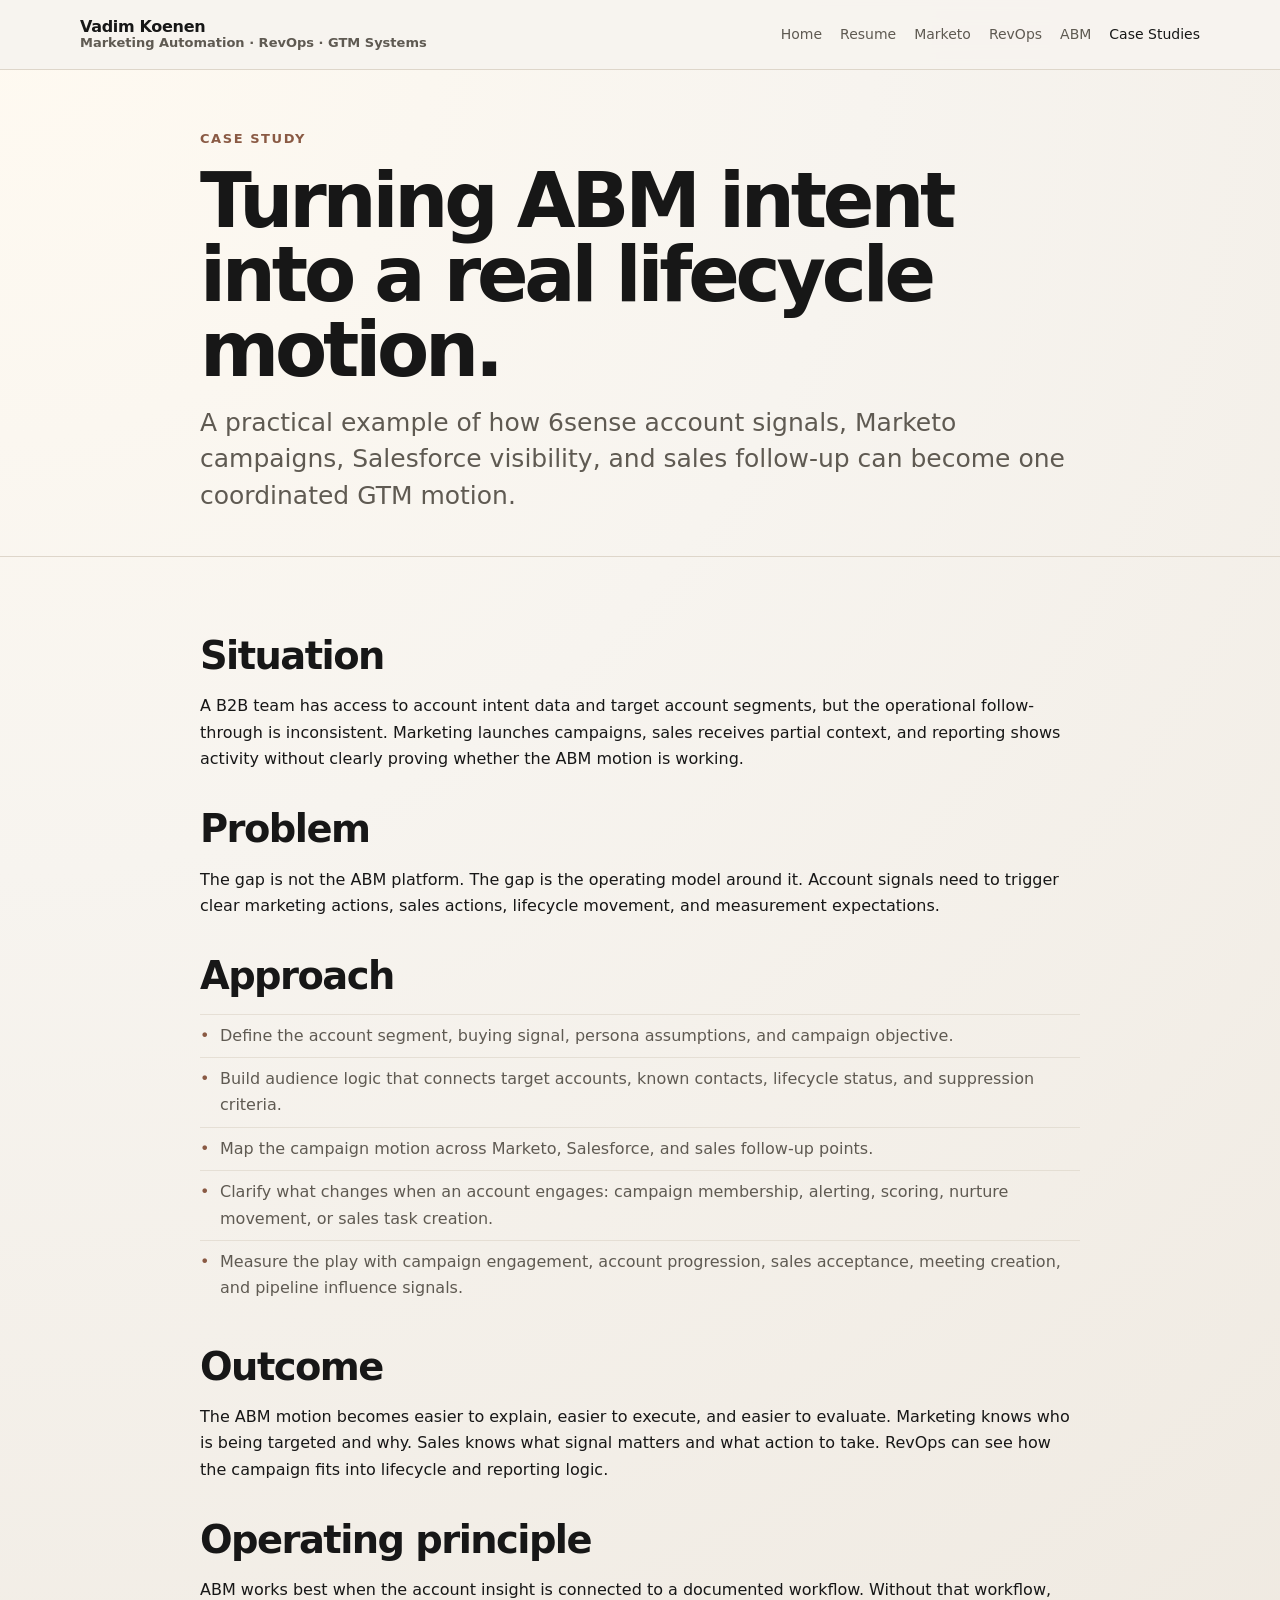
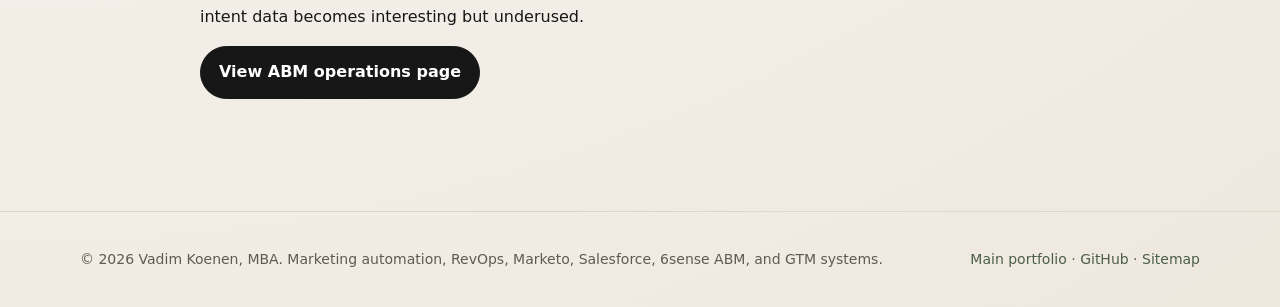
<file: case-study-abm-lifecycle/index.html>
<!doctype html>
<html lang="en">
<head>
  <meta charset="utf-8">
  <meta name="viewport" content="width=device-width, initial-scale=1">
  <title>Vadim Koenen ABM Case Study | 6sense, Marketo &amp; Salesforce Lifecycle Motion</title>
  <meta name="description" content="ABM case study for Vadim Koenen focused on 6sense, account intent, Marketo campaign workflows, Salesforce alignment, lifecycle movement, and GTM execution.">
  <link rel="canonical" href="https://vadimkoenen.com/case-studies/6sense-marketo-mitel/">
  <meta name="robots" content="index, follow, max-image-preview:large">
  <meta property="og:type" content="website">
  <meta property="og:title" content="Vadim Koenen ABM Case Study | 6sense, Marketo &amp; Salesforce Lifecycle Motion">
  <meta property="og:description" content="ABM case study for Vadim Koenen focused on 6sense, account intent, Marketo campaign workflows, Salesforce alignment, lifecycle movement, and GTM execution.">
  <meta property="og:url" content="https://vadimkoenen.com/case-studies/6sense-marketo-mitel/">
  <meta name="twitter:card" content="summary_large_image">
  <link rel="stylesheet" href="/assets/style.css">
  <script type="application/ld+json">{"@context": "https://schema.org", "@type": "Person", "name": "Vadim Koenen", "honorificSuffix": "MBA", "jobTitle": "Senior Marketing Automation and RevOps Leader", "url": "https://vadimkoenen.com/", "sameAs": ["https://vadimkoenen.com", "https://vadimkoenen.com/", "https://github.com/vadim-koenen"], "knowsAbout": ["Marketing Automation", "Marketo", "Salesforce", "6sense ABM", "Revenue Operations", "Demand Generation", "Lifecycle Marketing", "Campaign Operations", "GTM Systems"]}</script>
  
</head>
<body>
  <a class="skip" href="#main">Skip to content</a>
  <div class="nav-wrap">
    <div class="container nav">
      <a class="brand" href="/">Vadim Koenen <span>Marketing Automation · RevOps · GTM Systems</span></a>
      <nav class="nav-links" aria-label="Primary navigation"><a class="" href="/">Home</a><a class="" href="/resume/">Resume</a><a class="" href="/marketo/">Marketo</a><a class="" href="/revops/">RevOps</a><a class="" href="/abm/">ABM</a><a class="active" href="/case-study-marketing-automation/">Case Studies</a></nav>
    </div>
  </div>
  <main id="main">
<header class="page-head"><div class="container content"><div class="kicker">Case study</div><h1>Turning ABM intent into a real lifecycle motion.</h1><p class="lede">A practical example of how 6sense account signals, Marketo campaigns, Salesforce visibility, and sales follow-up can become one coordinated GTM motion.</p></div></header>
<section><div class="container content"><h2>Situation</h2><p>A B2B team has access to account intent data and target account segments, but the operational follow-through is inconsistent. Marketing launches campaigns, sales receives partial context, and reporting shows activity without clearly proving whether the ABM motion is working.</p><h2>Problem</h2><p>The gap is not the ABM platform. The gap is the operating model around it. Account signals need to trigger clear marketing actions, sales actions, lifecycle movement, and measurement expectations.</p><h2>Approach</h2><ul class="clean"><li>Define the account segment, buying signal, persona assumptions, and campaign objective.</li><li>Build audience logic that connects target accounts, known contacts, lifecycle status, and suppression criteria.</li><li>Map the campaign motion across Marketo, Salesforce, and sales follow-up points.</li><li>Clarify what changes when an account engages: campaign membership, alerting, scoring, nurture movement, or sales task creation.</li><li>Measure the play with campaign engagement, account progression, sales acceptance, meeting creation, and pipeline influence signals.</li></ul><h2>Outcome</h2><p>The ABM motion becomes easier to explain, easier to execute, and easier to evaluate. Marketing knows who is being targeted and why. Sales knows what signal matters and what action to take. RevOps can see how the campaign fits into lifecycle and reporting logic.</p><h2>Operating principle</h2><p>ABM works best when the account insight is connected to a documented workflow. Without that workflow, intent data becomes interesting but underused.</p><p><a class="button primary" href="/abm/">View ABM operations page</a></p></div></section>
</main>
  <footer class="footer">
    <div class="container">
      <div>© 2026 Vadim Koenen, MBA. Marketing automation, RevOps, Marketo, Salesforce, 6sense ABM, and GTM systems.</div>
      <div><a href="https://vadimkoenen.com">Main portfolio</a> · <a href="https://github.com/vadim-koenen">GitHub</a> · <a href="/sitemap.xml">Sitemap</a></div>
    </div>
  </footer>
</body>
</html>
</file>
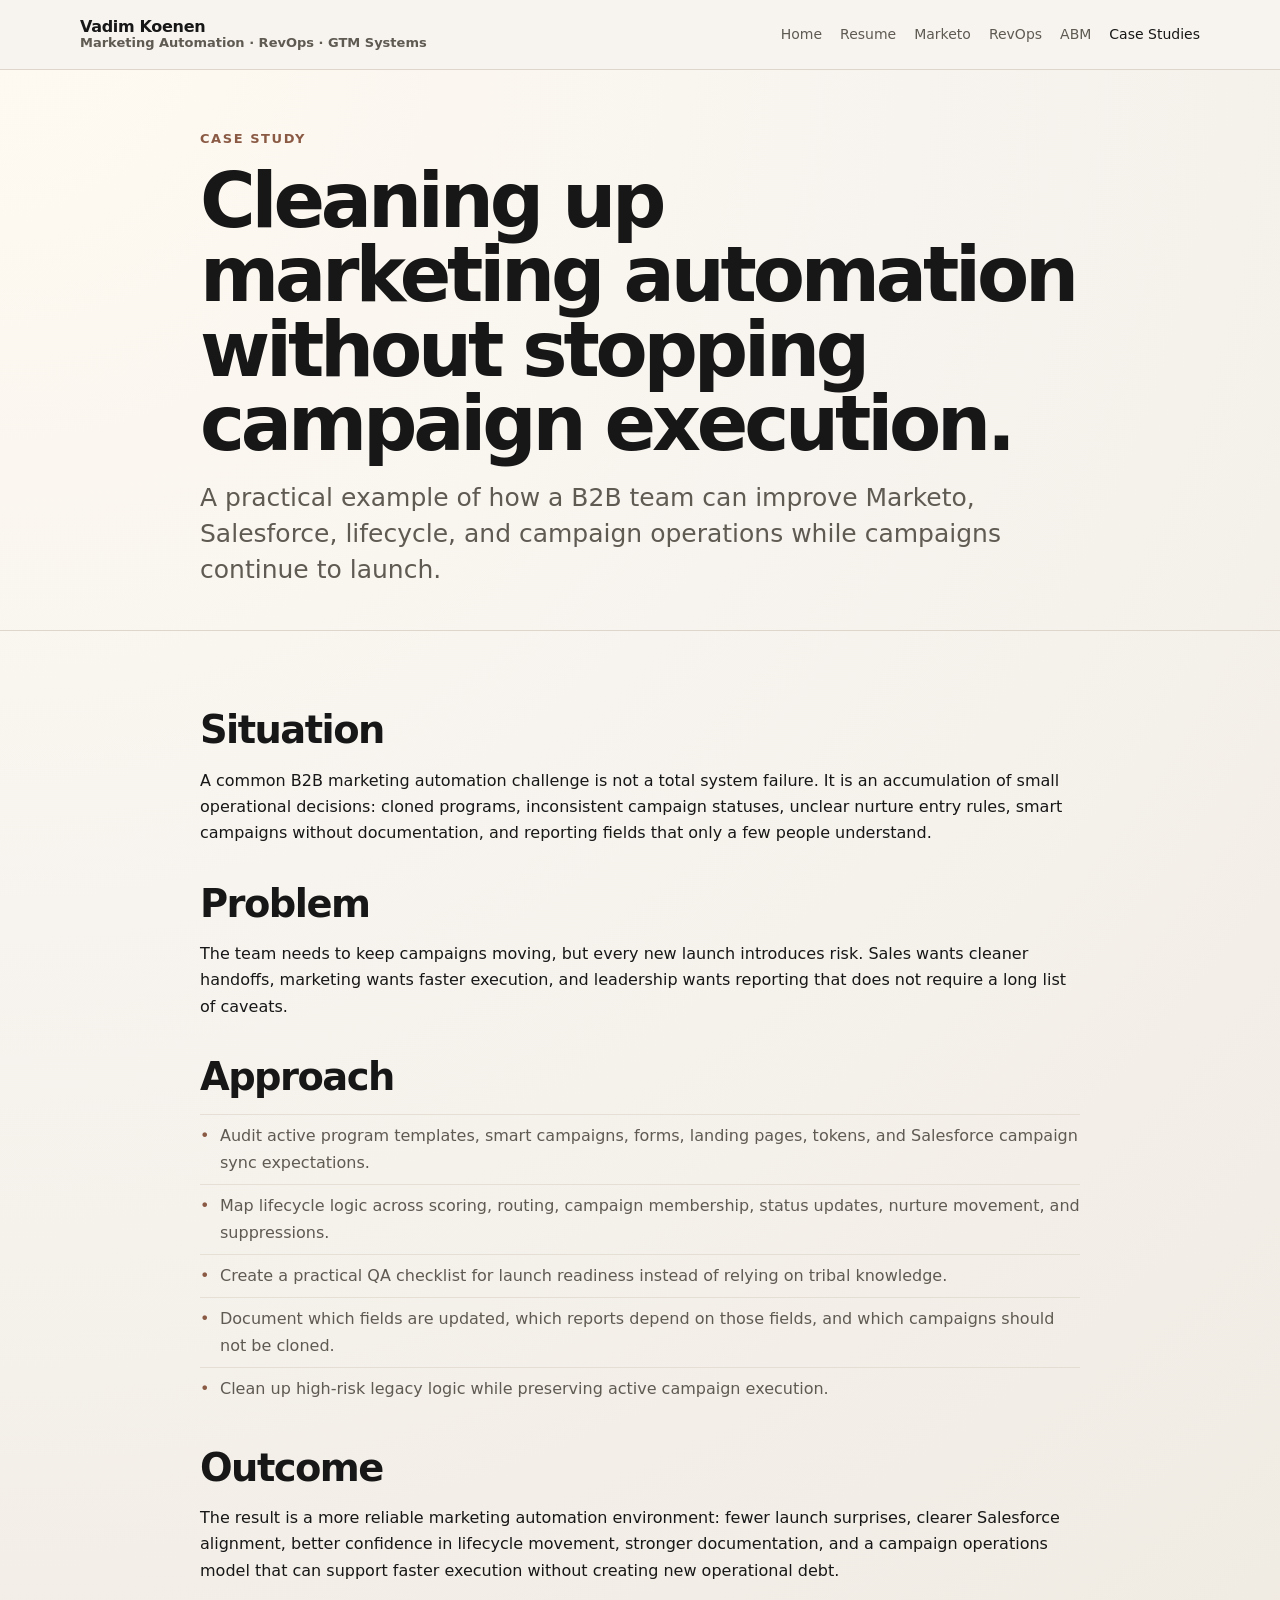
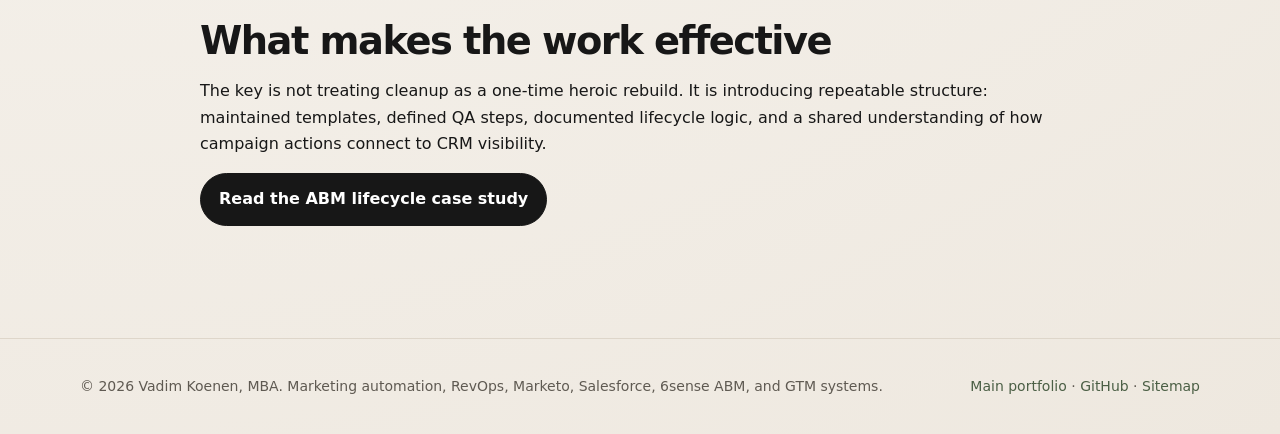
<file: case-study-marketing-automation/index.html>
<!doctype html>
<html lang="en">
<head>
  <meta charset="utf-8">
  <meta name="viewport" content="width=device-width, initial-scale=1">
  <title>Vadim Koenen Case Study | Marketing Automation Cleanup &amp; RevOps Alignment</title>
  <meta name="description" content="Marketing automation case study for Vadim Koenen focused on Marketo cleanup, Salesforce alignment, lifecycle logic, QA, documentation, and RevOps confidence.">
  <link rel="canonical" href="https://vadimkoenen.com/marketo-consultant/">
  <meta name="robots" content="index, follow, max-image-preview:large">
  <meta property="og:type" content="website">
  <meta property="og:title" content="Vadim Koenen Case Study | Marketing Automation Cleanup &amp; RevOps Alignment">
  <meta property="og:description" content="Marketing automation case study for Vadim Koenen focused on Marketo cleanup, Salesforce alignment, lifecycle logic, QA, documentation, and RevOps confidence.">
  <meta property="og:url" content="https://vadimkoenen.com/marketo-consultant/">
  <meta name="twitter:card" content="summary_large_image">
  <link rel="stylesheet" href="/assets/style.css">
  <script type="application/ld+json">{"@context": "https://schema.org", "@type": "Person", "name": "Vadim Koenen", "honorificSuffix": "MBA", "jobTitle": "Senior Marketing Automation and RevOps Leader", "url": "https://vadimkoenen.com/", "sameAs": ["https://vadimkoenen.com", "https://vadimkoenen.com/", "https://github.com/vadim-koenen"], "knowsAbout": ["Marketing Automation", "Marketo", "Salesforce", "6sense ABM", "Revenue Operations", "Demand Generation", "Lifecycle Marketing", "Campaign Operations", "GTM Systems"]}</script>
  
</head>
<body>
  <a class="skip" href="#main">Skip to content</a>
  <div class="nav-wrap">
    <div class="container nav">
      <a class="brand" href="/">Vadim Koenen <span>Marketing Automation · RevOps · GTM Systems</span></a>
      <nav class="nav-links" aria-label="Primary navigation"><a class="" href="/">Home</a><a class="" href="/resume/">Resume</a><a class="" href="/marketo/">Marketo</a><a class="" href="/revops/">RevOps</a><a class="" href="/abm/">ABM</a><a class="active" href="/case-study-marketing-automation/">Case Studies</a></nav>
    </div>
  </div>
  <main id="main">
<header class="page-head"><div class="container content"><div class="kicker">Case study</div><h1>Cleaning up marketing automation without stopping campaign execution.</h1><p class="lede">A practical example of how a B2B team can improve Marketo, Salesforce, lifecycle, and campaign operations while campaigns continue to launch.</p></div></header>
<section><div class="container content"><h2>Situation</h2><p>A common B2B marketing automation challenge is not a total system failure. It is an accumulation of small operational decisions: cloned programs, inconsistent campaign statuses, unclear nurture entry rules, smart campaigns without documentation, and reporting fields that only a few people understand.</p><h2>Problem</h2><p>The team needs to keep campaigns moving, but every new launch introduces risk. Sales wants cleaner handoffs, marketing wants faster execution, and leadership wants reporting that does not require a long list of caveats.</p><h2>Approach</h2><ul class="clean"><li>Audit active program templates, smart campaigns, forms, landing pages, tokens, and Salesforce campaign sync expectations.</li><li>Map lifecycle logic across scoring, routing, campaign membership, status updates, nurture movement, and suppressions.</li><li>Create a practical QA checklist for launch readiness instead of relying on tribal knowledge.</li><li>Document which fields are updated, which reports depend on those fields, and which campaigns should not be cloned.</li><li>Clean up high-risk legacy logic while preserving active campaign execution.</li></ul><h2>Outcome</h2><p>The result is a more reliable marketing automation environment: fewer launch surprises, clearer Salesforce alignment, better confidence in lifecycle movement, stronger documentation, and a campaign operations model that can support faster execution without creating new operational debt.</p><h2>What makes the work effective</h2><p>The key is not treating cleanup as a one-time heroic rebuild. It is introducing repeatable structure: maintained templates, defined QA steps, documented lifecycle logic, and a shared understanding of how campaign actions connect to CRM visibility.</p><p><a class="button primary" href="/case-study-abm-lifecycle/">Read the ABM lifecycle case study</a></p></div></section>
</main>
  <footer class="footer">
    <div class="container">
      <div>© 2026 Vadim Koenen, MBA. Marketing automation, RevOps, Marketo, Salesforce, 6sense ABM, and GTM systems.</div>
      <div><a href="https://vadimkoenen.com">Main portfolio</a> · <a href="https://github.com/vadim-koenen">GitHub</a> · <a href="/sitemap.xml">Sitemap</a></div>
    </div>
  </footer>
</body>
</html>
</file>
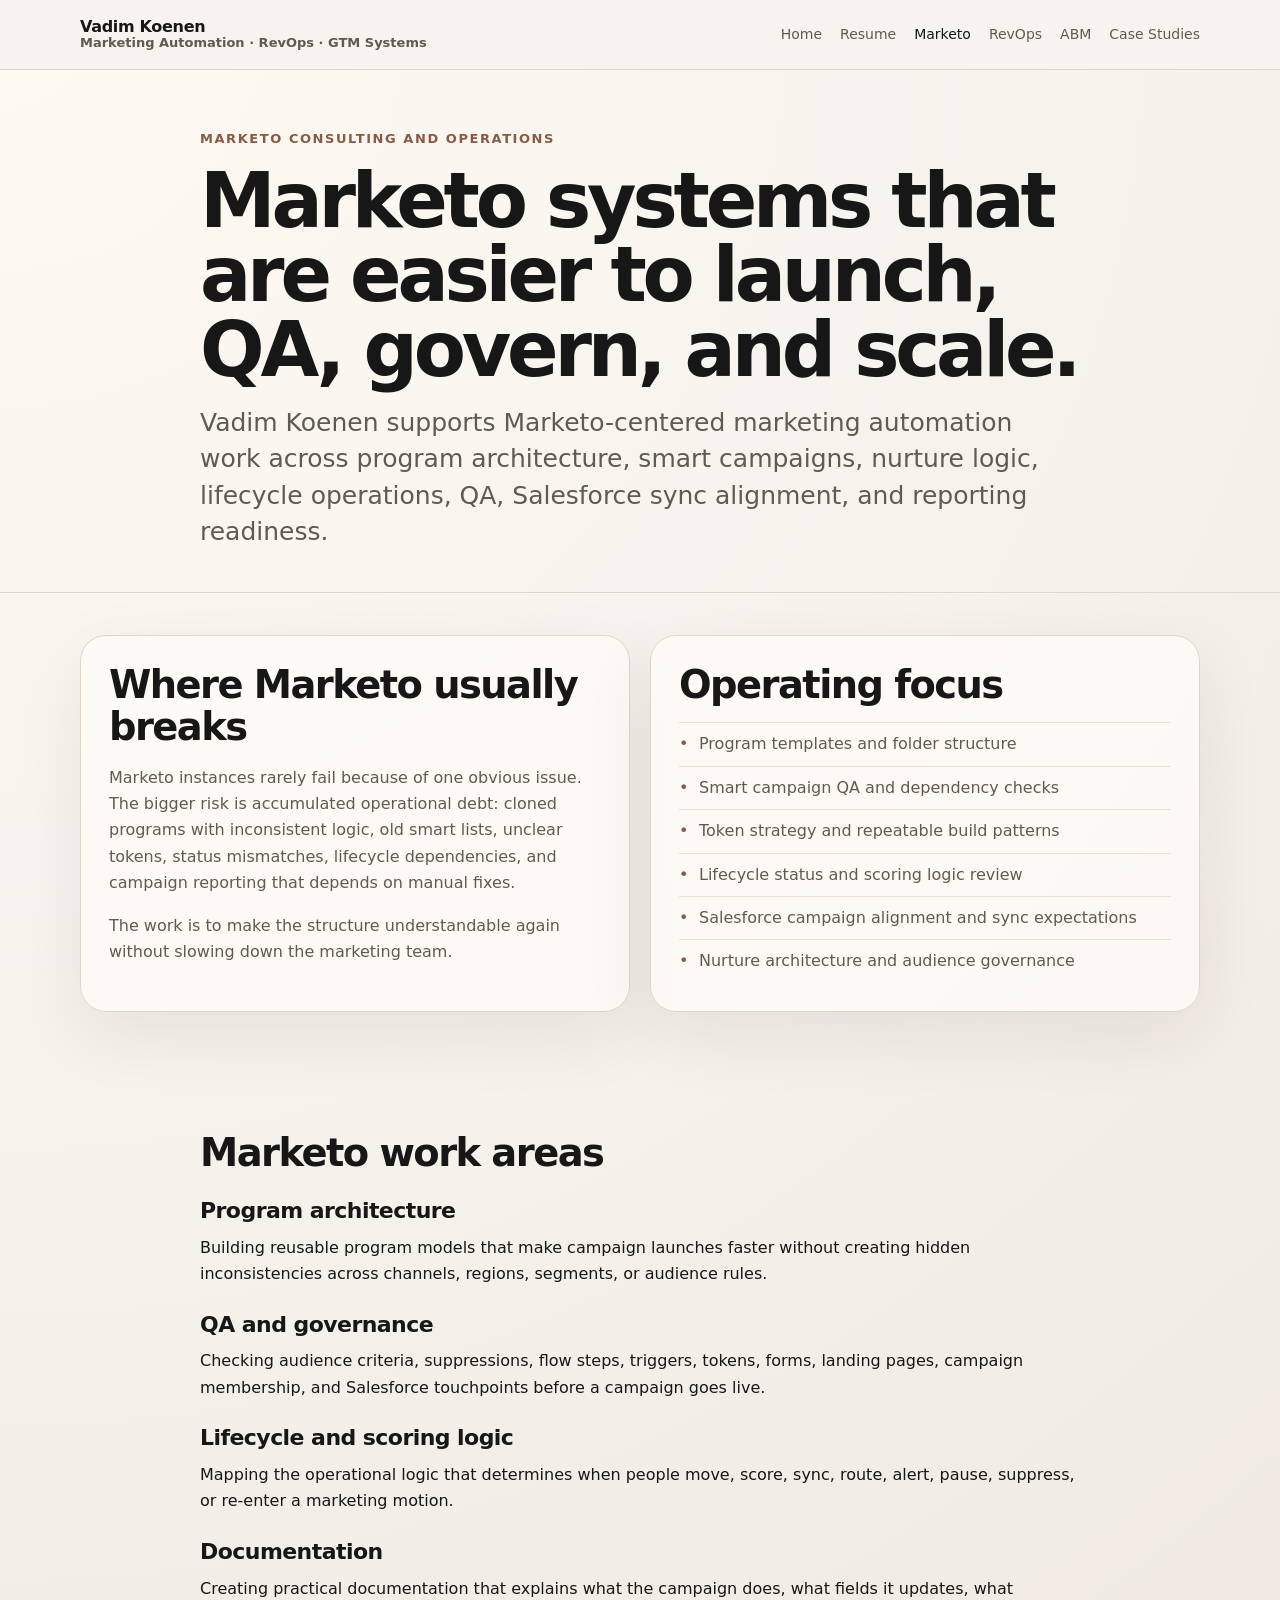
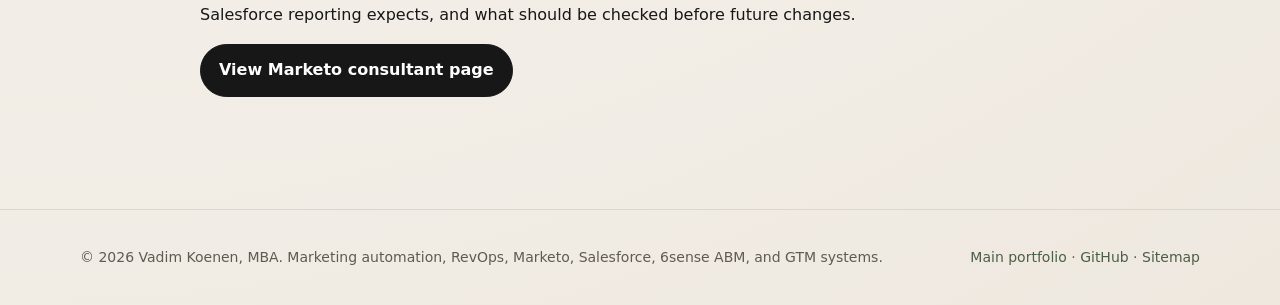
<file: marketo/index.html>
<!doctype html>
<html lang="en">
<head>
  <meta charset="utf-8">
  <meta name="viewport" content="width=device-width, initial-scale=1">
  <title>Vadim Koenen Marketo Consultant | Marketing Automation Operations</title>
  <meta name="description" content="Marketo-focused page for Vadim Koenen covering program architecture, smart campaigns, QA, lifecycle logic, Salesforce alignment, nurture strategy, and campaign governance.">
  <link rel="canonical" href="https://vadimkoenen.com/marketo-consultant/">
  <meta name="robots" content="index, follow, max-image-preview:large">
  <meta property="og:type" content="website">
  <meta property="og:title" content="Vadim Koenen Marketo Consultant | Marketing Automation Operations">
  <meta property="og:description" content="Marketo-focused page for Vadim Koenen covering program architecture, smart campaigns, QA, lifecycle logic, Salesforce alignment, nurture strategy, and campaign governance.">
  <meta property="og:url" content="https://vadimkoenen.com/marketo-consultant/">
  <meta name="twitter:card" content="summary_large_image">
  <link rel="stylesheet" href="/assets/style.css">
  <script type="application/ld+json">{"@context": "https://schema.org", "@type": "Person", "name": "Vadim Koenen", "honorificSuffix": "MBA", "jobTitle": "Senior Marketing Automation and RevOps Leader", "url": "https://vadimkoenen.com/", "sameAs": ["https://vadimkoenen.com", "https://vadimkoenen.com/", "https://github.com/vadim-koenen"], "knowsAbout": ["Marketing Automation", "Marketo", "Salesforce", "6sense ABM", "Revenue Operations", "Demand Generation", "Lifecycle Marketing", "Campaign Operations", "GTM Systems"]}</script>
  
</head>
<body>
  <a class="skip" href="#main">Skip to content</a>
  <div class="nav-wrap">
    <div class="container nav">
      <a class="brand" href="/">Vadim Koenen <span>Marketing Automation · RevOps · GTM Systems</span></a>
      <nav class="nav-links" aria-label="Primary navigation"><a class="" href="/">Home</a><a class="" href="/resume/">Resume</a><a class="active" href="/marketo/">Marketo</a><a class="" href="/revops/">RevOps</a><a class="" href="/abm/">ABM</a><a class="" href="/case-study-marketing-automation/">Case Studies</a></nav>
    </div>
  </div>
  <main id="main">
<header class="page-head"><div class="container content"><div class="kicker">Marketo consulting and operations</div><h1>Marketo systems that are easier to launch, QA, govern, and scale.</h1><p class="lede">Vadim Koenen supports Marketo-centered marketing automation work across program architecture, smart campaigns, nurture logic, lifecycle operations, QA, Salesforce sync alignment, and reporting readiness.</p></div></header>
<section><div class="container grid two">
<div class="card pad"><h2>Where Marketo usually breaks</h2><p>Marketo instances rarely fail because of one obvious issue. The bigger risk is accumulated operational debt: cloned programs with inconsistent logic, old smart lists, unclear tokens, status mismatches, lifecycle dependencies, and campaign reporting that depends on manual fixes.</p><p>The work is to make the structure understandable again without slowing down the marketing team.</p></div>
<div class="card pad"><h2>Operating focus</h2><ul class="clean"><li>Program templates and folder structure</li><li>Smart campaign QA and dependency checks</li><li>Token strategy and repeatable build patterns</li><li>Lifecycle status and scoring logic review</li><li>Salesforce campaign alignment and sync expectations</li><li>Nurture architecture and audience governance</li></ul></div>
</div></section>
<section><div class="container content"><h2>Marketo work areas</h2><h3>Program architecture</h3><p>Building reusable program models that make campaign launches faster without creating hidden inconsistencies across channels, regions, segments, or audience rules.</p><h3>QA and governance</h3><p>Checking audience criteria, suppressions, flow steps, triggers, tokens, forms, landing pages, campaign membership, and Salesforce touchpoints before a campaign goes live.</p><h3>Lifecycle and scoring logic</h3><p>Mapping the operational logic that determines when people move, score, sync, route, alert, pause, suppress, or re-enter a marketing motion.</p><h3>Documentation</h3><p>Creating practical documentation that explains what the campaign does, what fields it updates, what Salesforce reporting expects, and what should be checked before future changes.</p><p><a class="button primary" href="https://vadimkoenen.com/marketo-consultant/">View Marketo consultant page</a></p></div></section>
</main>
  <footer class="footer">
    <div class="container">
      <div>© 2026 Vadim Koenen, MBA. Marketing automation, RevOps, Marketo, Salesforce, 6sense ABM, and GTM systems.</div>
      <div><a href="https://vadimkoenen.com">Main portfolio</a> · <a href="https://github.com/vadim-koenen">GitHub</a> · <a href="/sitemap.xml">Sitemap</a></div>
    </div>
  </footer>
</body>
</html>
</file>
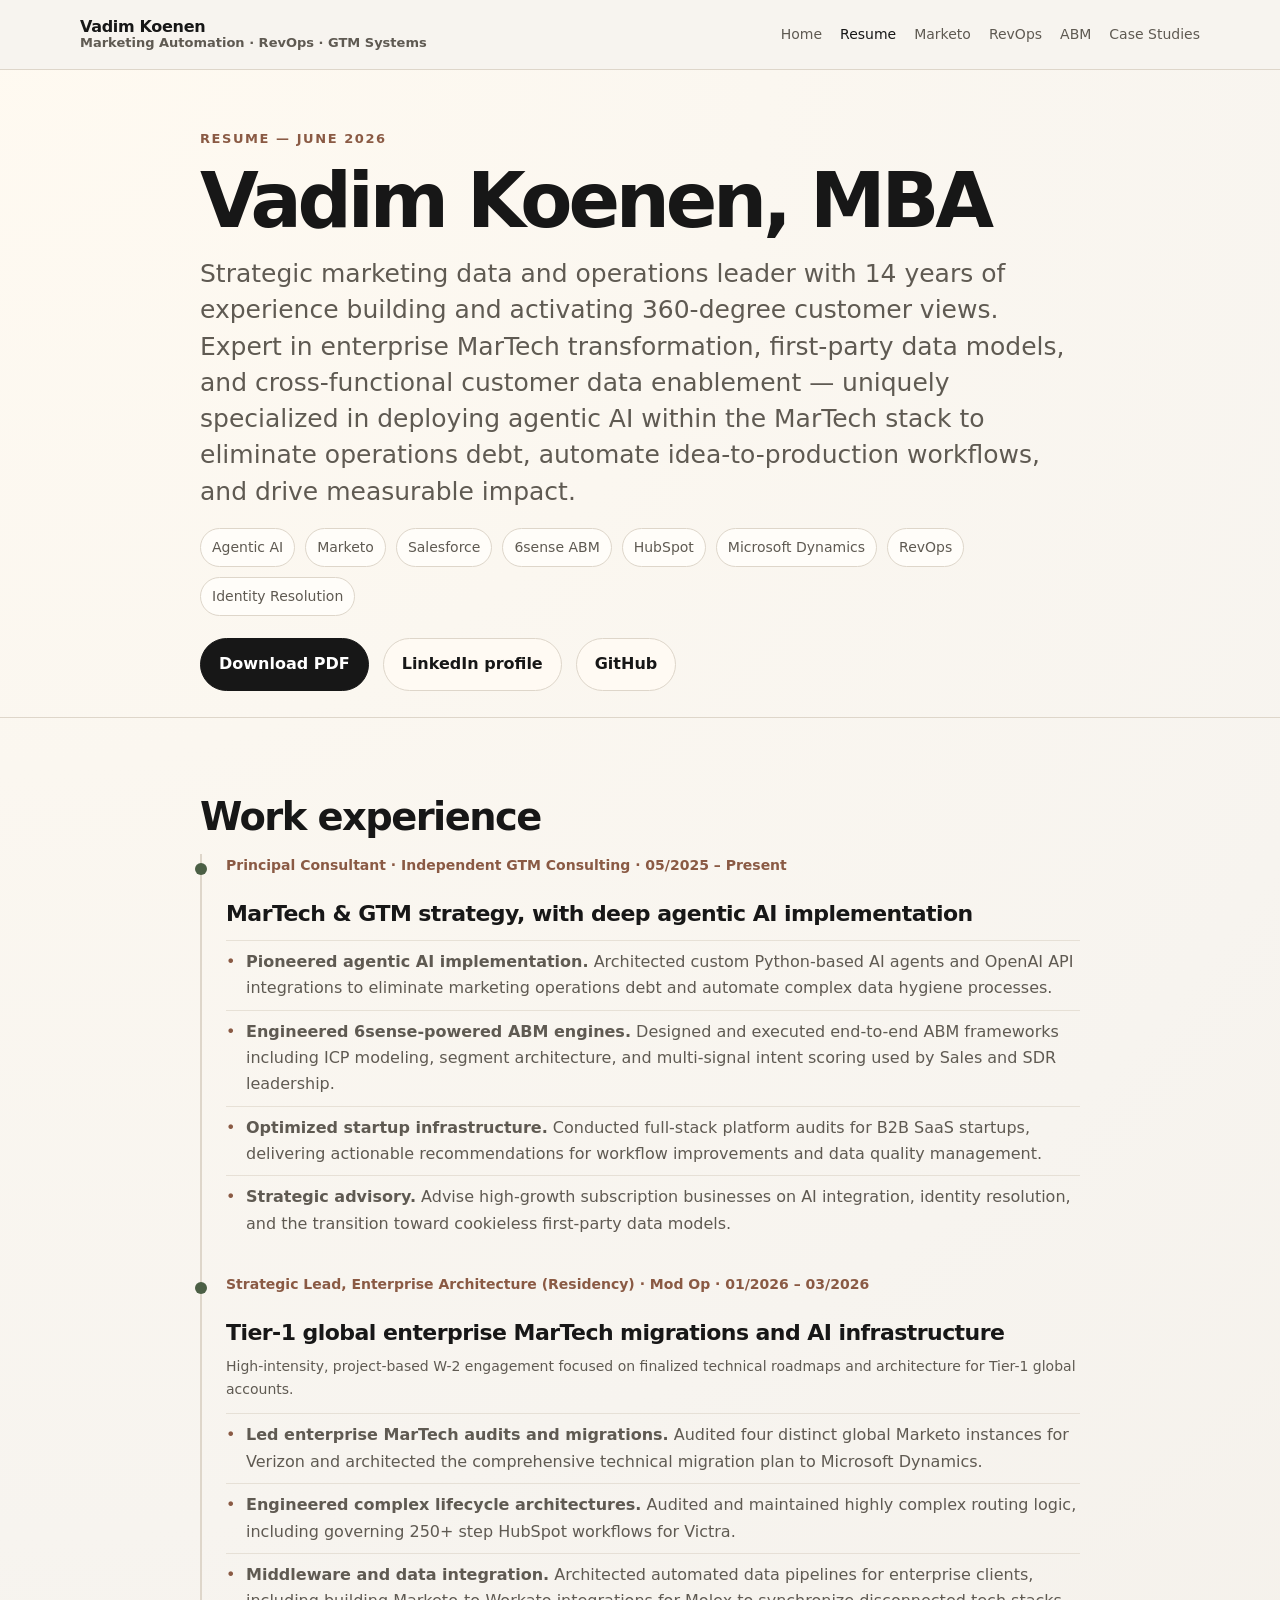
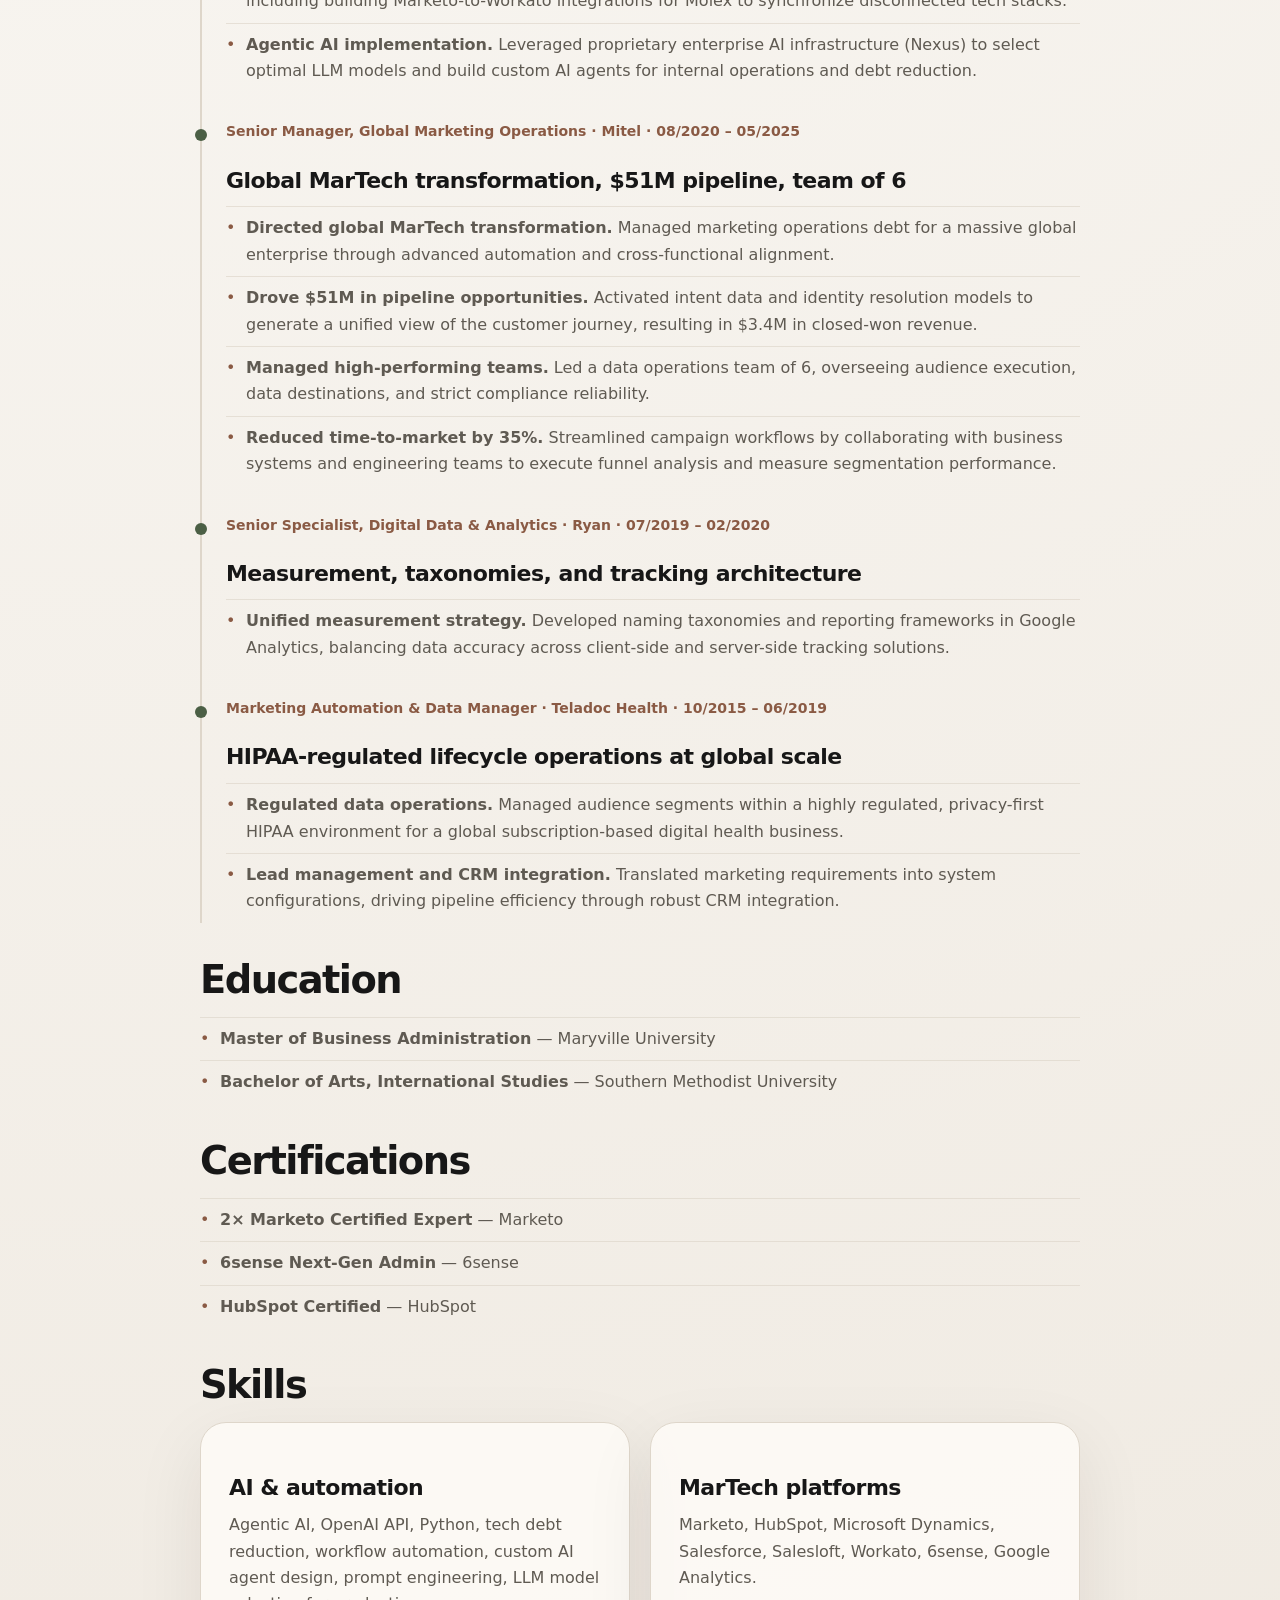
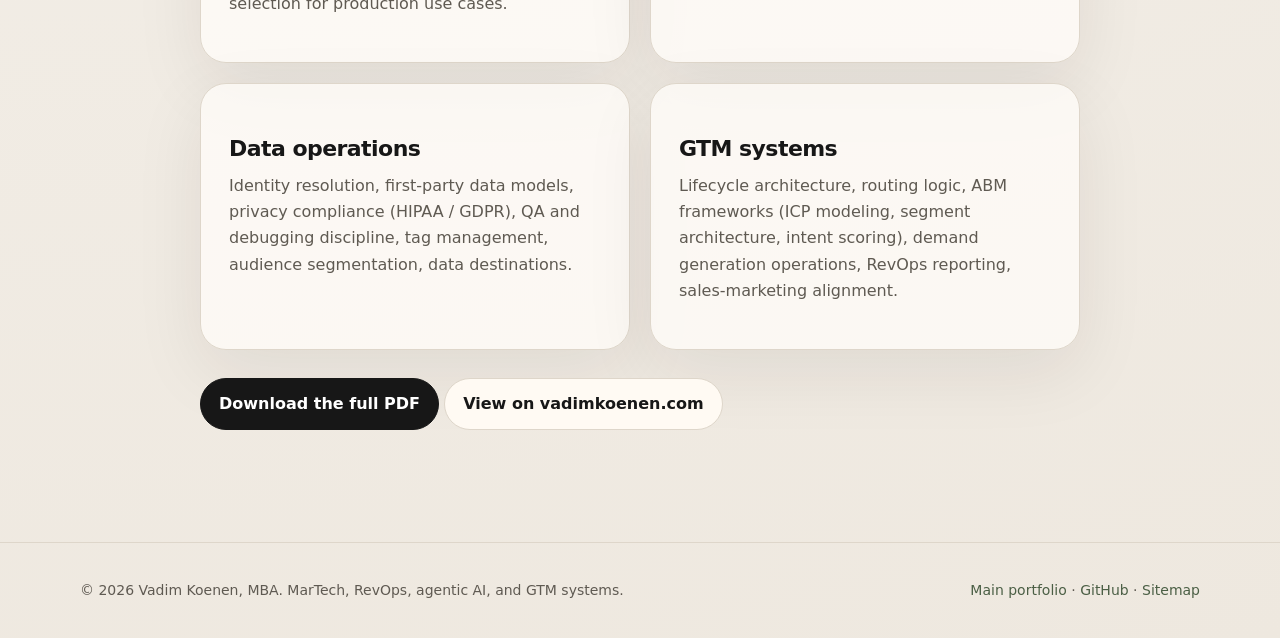
<file: resume/index.html>
<!doctype html>
<html lang="en">
<head>
  <meta charset="utf-8">
  <meta name="viewport" content="width=device-width, initial-scale=1">
  <title>Vadim Koenen Resume | MarTech, RevOps &amp; Agentic AI Implementation</title>
  <meta name="description" content="Resume for Vadim Koenen, MBA — 14 years building Marketo, Salesforce, 6sense, HubSpot, and Microsoft Dynamics systems, and architecting agentic AI inside enterprise MarTech stacks. Independent GTM consulting; prior Mod Op, Mitel, Ryan, Teladoc.">
  <link rel="canonical" href="https://vadimkoenen.com/resume/">
  <meta name="robots" content="index, follow, max-image-preview:large">
  <meta property="og:type" content="website">
  <meta property="og:title" content="Vadim Koenen Resume | MarTech, RevOps &amp; Agentic AI Implementation">
  <meta property="og:description" content="Resume for Vadim Koenen, MBA — 14 years building MarTech systems and architecting agentic AI inside enterprise marketing stacks.">
  <meta property="og:url" content="https://vadimkoenen.com/resume/">
  <meta name="twitter:card" content="summary_large_image">
  <link rel="stylesheet" href="/assets/style.css">
  <script type="application/ld+json">{"@context":"https://schema.org","@type":"Person","name":"Vadim Koenen","honorificSuffix":"MBA","jobTitle":"Principal Consultant — MarTech, RevOps & Agentic AI","url":"https://vadimkoenen.com/","sameAs":["https://vadimkoenen.com","https://vadimkoenen.com/","https://github.com/vadim-koenen","https://www.linkedin.com/in/vadimkoenen"],"alumniOf":[{"@type":"CollegeOrUniversity","name":"Maryville University"},{"@type":"CollegeOrUniversity","name":"Southern Methodist University"}],"knowsAbout":["Marketing Automation","Marketo","Salesforce","6sense ABM","HubSpot","Microsoft Dynamics","Salesloft","Workato","Revenue Operations","Demand Generation","Lifecycle Marketing","Campaign Operations","GTM Systems","Agentic AI","OpenAI API","Python Automation","AI Strategy for Marketing","AI Implementation for Brand Marketing and External Channels","Account-Based Personalization","Intent-Signal Activation","AI-Powered Marketing Workflows","Identity Resolution","Privacy Compliance (HIPAA / GDPR)"]}</script>
</head>
<body>
  <a class="skip" href="#main">Skip to content</a>
  <div class="nav-wrap">
    <div class="container nav">
      <a class="brand" href="/">Vadim Koenen <span>Marketing Automation · RevOps · GTM Systems</span></a>
      <nav class="nav-links" aria-label="Primary navigation"><a class="" href="/">Home</a><a class="active" href="/resume/">Resume</a><a class="" href="/marketo/">Marketo</a><a class="" href="/revops/">RevOps</a><a class="" href="/abm/">ABM</a><a class="" href="/case-study-marketing-automation/">Case Studies</a></nav>
    </div>
  </div>
  <main id="main">
<header class="page-head"><div class="container content">
  <div class="kicker">Resume — June 2026</div>
  <h1>Vadim Koenen, MBA</h1>
  <p class="lede">Strategic marketing data and operations leader with 14 years of experience building and activating 360-degree customer views. Expert in enterprise MarTech transformation, first-party data models, and cross-functional customer data enablement — uniquely specialized in deploying agentic AI within the MarTech stack to eliminate operations debt, automate idea-to-production workflows, and drive measurable impact.</p>
  <div class="pill-row">
    <span class="pill">Agentic AI</span>
    <span class="pill">Marketo</span>
    <span class="pill">Salesforce</span>
    <span class="pill">6sense ABM</span>
    <span class="pill">HubSpot</span>
    <span class="pill">Microsoft Dynamics</span>
    <span class="pill">RevOps</span>
    <span class="pill">Identity Resolution</span>
  </div>
  <div class="cta-row" style="margin-top: 22px;">
    <a class="button primary" href="/assets/resume/Vadim-Koenen-June-2026.pdf">Download PDF</a>
    <a class="button" href="https://www.linkedin.com/in/vadimkoenen">LinkedIn profile</a>
    <a class="button" href="https://github.com/vadim-koenen">GitHub</a>
  </div>
</div></header>

<section><div class="container content">
  <h2>Work experience</h2>

  <div class="timeline">
    <div class="role">
      <div class="meta">Principal Consultant · Independent GTM Consulting · 05/2025 – Present</div>
      <h3>MarTech &amp; GTM strategy, with deep agentic AI implementation</h3>
      <ul class="clean">
        <li><strong>Pioneered agentic AI implementation.</strong> Architected custom Python-based AI agents and OpenAI API integrations to eliminate marketing operations debt and automate complex data hygiene processes.</li>
        <li><strong>Engineered 6sense-powered ABM engines.</strong> Designed and executed end-to-end ABM frameworks including ICP modeling, segment architecture, and multi-signal intent scoring used by Sales and SDR leadership.</li>
        <li><strong>Optimized startup infrastructure.</strong> Conducted full-stack platform audits for B2B SaaS startups, delivering actionable recommendations for workflow improvements and data quality management.</li>
        <li><strong>Strategic advisory.</strong> Advise high-growth subscription businesses on AI integration, identity resolution, and the transition toward cookieless first-party data models.</li>
      </ul>
    </div>

    <div class="role">
      <div class="meta">Strategic Lead, Enterprise Architecture (Residency) · Mod Op · 01/2026 – 03/2026</div>
      <h3>Tier-1 global enterprise MarTech migrations and AI infrastructure</h3>
      <p style="color: var(--muted); font-size: 14px; margin: -2px 0 10px;">High-intensity, project-based W-2 engagement focused on finalized technical roadmaps and architecture for Tier-1 global accounts.</p>
      <ul class="clean">
        <li><strong>Led enterprise MarTech audits and migrations.</strong> Audited four distinct global Marketo instances for Verizon and architected the comprehensive technical migration plan to Microsoft Dynamics.</li>
        <li><strong>Engineered complex lifecycle architectures.</strong> Audited and maintained highly complex routing logic, including governing 250+ step HubSpot workflows for Victra.</li>
        <li><strong>Middleware and data integration.</strong> Architected automated data pipelines for enterprise clients, including building Marketo-to-Workato integrations for Molex to synchronize disconnected tech stacks.</li>
        <li><strong>Agentic AI implementation.</strong> Leveraged proprietary enterprise AI infrastructure (Nexus) to select optimal LLM models and build custom AI agents for internal operations and debt reduction.</li>
      </ul>
    </div>

    <div class="role">
      <div class="meta">Senior Manager, Global Marketing Operations · Mitel · 08/2020 – 05/2025</div>
      <h3>Global MarTech transformation, $51M pipeline, team of 6</h3>
      <ul class="clean">
        <li><strong>Directed global MarTech transformation.</strong> Managed marketing operations debt for a massive global enterprise through advanced automation and cross-functional alignment.</li>
        <li><strong>Drove $51M in pipeline opportunities.</strong> Activated intent data and identity resolution models to generate a unified view of the customer journey, resulting in $3.4M in closed-won revenue.</li>
        <li><strong>Managed high-performing teams.</strong> Led a data operations team of 6, overseeing audience execution, data destinations, and strict compliance reliability.</li>
        <li><strong>Reduced time-to-market by 35%.</strong> Streamlined campaign workflows by collaborating with business systems and engineering teams to execute funnel analysis and measure segmentation performance.</li>
      </ul>
    </div>

    <div class="role">
      <div class="meta">Senior Specialist, Digital Data &amp; Analytics · Ryan · 07/2019 – 02/2020</div>
      <h3>Measurement, taxonomies, and tracking architecture</h3>
      <ul class="clean">
        <li><strong>Unified measurement strategy.</strong> Developed naming taxonomies and reporting frameworks in Google Analytics, balancing data accuracy across client-side and server-side tracking solutions.</li>
      </ul>
    </div>

    <div class="role">
      <div class="meta">Marketing Automation &amp; Data Manager · Teladoc Health · 10/2015 – 06/2019</div>
      <h3>HIPAA-regulated lifecycle operations at global scale</h3>
      <ul class="clean">
        <li><strong>Regulated data operations.</strong> Managed audience segments within a highly regulated, privacy-first HIPAA environment for a global subscription-based digital health business.</li>
        <li><strong>Lead management and CRM integration.</strong> Translated marketing requirements into system configurations, driving pipeline efficiency through robust CRM integration.</li>
      </ul>
    </div>
  </div>

  <h2>Education</h2>
  <ul class="clean">
    <li><strong>Master of Business Administration</strong> — Maryville University</li>
    <li><strong>Bachelor of Arts, International Studies</strong> — Southern Methodist University</li>
  </ul>

  <h2>Certifications</h2>
  <ul class="clean">
    <li><strong>2× Marketo Certified Expert</strong> — Marketo</li>
    <li><strong>6sense Next-Gen Admin</strong> — 6sense</li>
    <li><strong>HubSpot Certified</strong> — HubSpot</li>
  </ul>

  <h2>Skills</h2>
  <div class="grid two" style="margin-top: 14px;">
    <div class="card pad">
      <h3>AI &amp; automation</h3>
      <p>Agentic AI, OpenAI API, Python, tech debt reduction, workflow automation, custom AI agent design, prompt engineering, LLM model selection for production use cases.</p>
    </div>
    <div class="card pad">
      <h3>MarTech platforms</h3>
      <p>Marketo, HubSpot, Microsoft Dynamics, Salesforce, Salesloft, Workato, 6sense, Google Analytics.</p>
    </div>
    <div class="card pad">
      <h3>Data operations</h3>
      <p>Identity resolution, first-party data models, privacy compliance (HIPAA / GDPR), QA and debugging discipline, tag management, audience segmentation, data destinations.</p>
    </div>
    <div class="card pad">
      <h3>GTM systems</h3>
      <p>Lifecycle architecture, routing logic, ABM frameworks (ICP modeling, segment architecture, intent scoring), demand generation operations, RevOps reporting, sales-marketing alignment.</p>
    </div>
  </div>

  <p style="margin-top: 28px;">
    <a class="button primary" href="/assets/resume/Vadim-Koenen-June-2026.pdf">Download the full PDF</a>
    <a class="button" href="https://vadimkoenen.com/resume/">View on vadimkoenen.com</a>
  </p>
</div></section>
</main>
  <footer class="footer">
    <div class="container">
      <div>© 2026 Vadim Koenen, MBA. MarTech, RevOps, agentic AI, and GTM systems.</div>
      <div><a href="https://vadimkoenen.com">Main portfolio</a> · <a href="https://github.com/vadim-koenen">GitHub</a> · <a href="/sitemap.xml">Sitemap</a></div>
    </div>
  </footer>
</body>
</html>
</file>
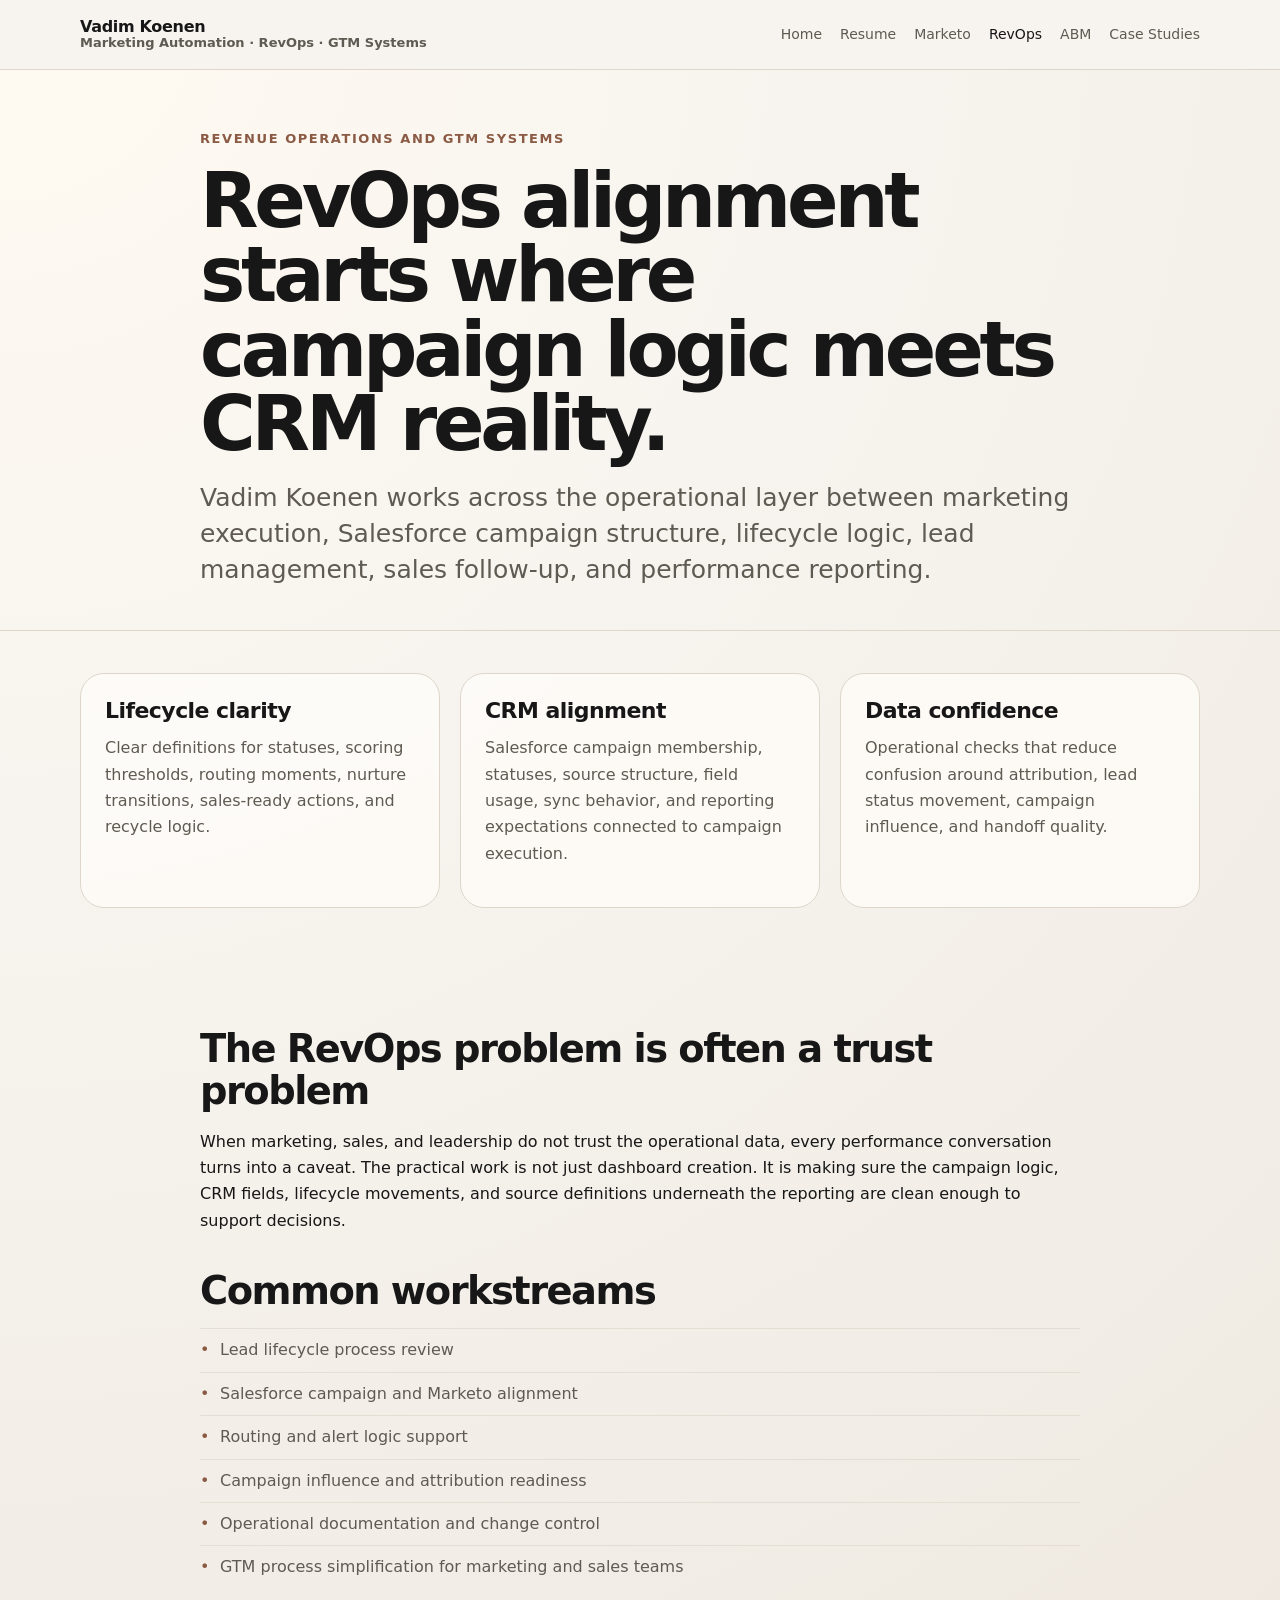
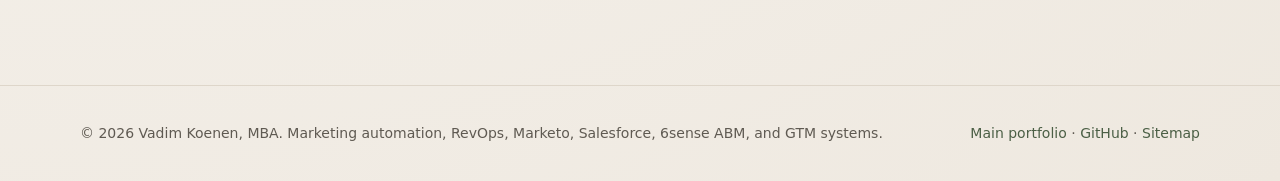
<file: revops/index.html>
<!doctype html>
<html lang="en">
<head>
  <meta charset="utf-8">
  <meta name="viewport" content="width=device-width, initial-scale=1">
  <title>Vadim Koenen RevOps | Salesforce, Lifecycle Marketing &amp; GTM Systems</title>
  <meta name="description" content="RevOps-focused page for Vadim Koenen covering Salesforce alignment, lifecycle marketing, data quality, campaign reporting, routing support, and GTM systems.">
  <link rel="canonical" href="https://vadimkoenen.com/solutions/">
  <meta name="robots" content="index, follow, max-image-preview:large">
  <meta property="og:type" content="website">
  <meta property="og:title" content="Vadim Koenen RevOps | Salesforce, Lifecycle Marketing &amp; GTM Systems">
  <meta property="og:description" content="RevOps-focused page for Vadim Koenen covering Salesforce alignment, lifecycle marketing, data quality, campaign reporting, routing support, and GTM systems.">
  <meta property="og:url" content="https://vadimkoenen.com/solutions/">
  <meta name="twitter:card" content="summary_large_image">
  <link rel="stylesheet" href="/assets/style.css">
  <script type="application/ld+json">{"@context": "https://schema.org", "@type": "Person", "name": "Vadim Koenen", "honorificSuffix": "MBA", "jobTitle": "Senior Marketing Automation and RevOps Leader", "url": "https://vadimkoenen.com/", "sameAs": ["https://vadimkoenen.com", "https://vadimkoenen.com/", "https://github.com/vadim-koenen"], "knowsAbout": ["Marketing Automation", "Marketo", "Salesforce", "6sense ABM", "Revenue Operations", "Demand Generation", "Lifecycle Marketing", "Campaign Operations", "GTM Systems"]}</script>
  
</head>
<body>
  <a class="skip" href="#main">Skip to content</a>
  <div class="nav-wrap">
    <div class="container nav">
      <a class="brand" href="/">Vadim Koenen <span>Marketing Automation · RevOps · GTM Systems</span></a>
      <nav class="nav-links" aria-label="Primary navigation"><a class="" href="/">Home</a><a class="" href="/resume/">Resume</a><a class="" href="/marketo/">Marketo</a><a class="active" href="/revops/">RevOps</a><a class="" href="/abm/">ABM</a><a class="" href="/case-study-marketing-automation/">Case Studies</a></nav>
    </div>
  </div>
  <main id="main">
<header class="page-head"><div class="container content"><div class="kicker">Revenue operations and GTM systems</div><h1>RevOps alignment starts where campaign logic meets CRM reality.</h1><p class="lede">Vadim Koenen works across the operational layer between marketing execution, Salesforce campaign structure, lifecycle logic, lead management, sales follow-up, and performance reporting.</p></div></header>
<section><div class="container grid">
<article class="tile"><h3>Lifecycle clarity</h3><p>Clear definitions for statuses, scoring thresholds, routing moments, nurture transitions, sales-ready actions, and recycle logic.</p></article>
<article class="tile"><h3>CRM alignment</h3><p>Salesforce campaign membership, statuses, source structure, field usage, sync behavior, and reporting expectations connected to campaign execution.</p></article>
<article class="tile"><h3>Data confidence</h3><p>Operational checks that reduce confusion around attribution, lead status movement, campaign influence, and handoff quality.</p></article>
</div></section>
<section><div class="container content"><h2>The RevOps problem is often a trust problem</h2><p>When marketing, sales, and leadership do not trust the operational data, every performance conversation turns into a caveat. The practical work is not just dashboard creation. It is making sure the campaign logic, CRM fields, lifecycle movements, and source definitions underneath the reporting are clean enough to support decisions.</p><h2>Common workstreams</h2><ul class="clean"><li>Lead lifecycle process review</li><li>Salesforce campaign and Marketo alignment</li><li>Routing and alert logic support</li><li>Campaign influence and attribution readiness</li><li>Operational documentation and change control</li><li>GTM process simplification for marketing and sales teams</li></ul></div></section>
</main>
  <footer class="footer">
    <div class="container">
      <div>© 2026 Vadim Koenen, MBA. Marketing automation, RevOps, Marketo, Salesforce, 6sense ABM, and GTM systems.</div>
      <div><a href="https://vadimkoenen.com">Main portfolio</a> · <a href="https://github.com/vadim-koenen">GitHub</a> · <a href="/sitemap.xml">Sitemap</a></div>
    </div>
  </footer>
</body>
</html>
</file>
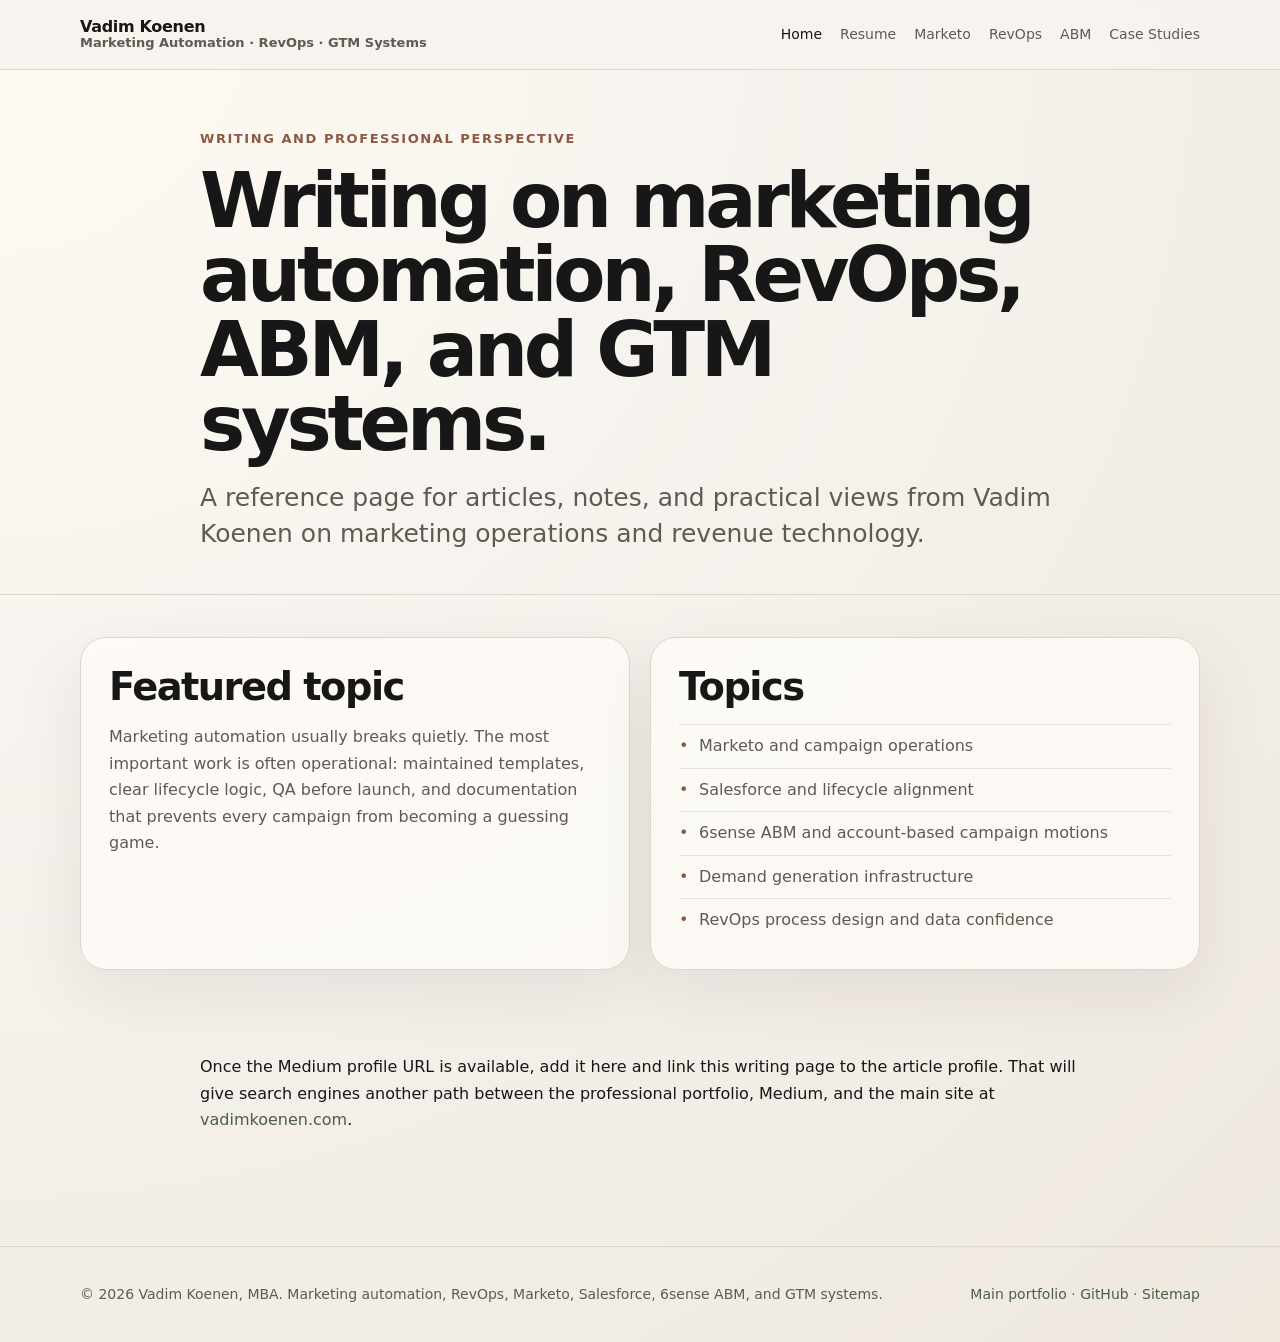
<file: writing/index.html>
<!doctype html>
<html lang="en">
<head>
  <meta charset="utf-8">
  <meta name="viewport" content="width=device-width, initial-scale=1">
  <title>Vadim Koenen Writing | Marketing Automation, RevOps &amp; ABM</title>
  <meta name="description" content="Writing page for Vadim Koenen covering marketing automation, RevOps, Marketo, Salesforce, 6sense ABM, demand generation, and GTM systems.">
  <link rel="canonical" href="https://vadimkoenen.com/resources/">
  <meta name="robots" content="index, follow, max-image-preview:large">
  <meta property="og:type" content="website">
  <meta property="og:title" content="Vadim Koenen Writing | Marketing Automation, RevOps &amp; ABM">
  <meta property="og:description" content="Writing page for Vadim Koenen covering marketing automation, RevOps, Marketo, Salesforce, 6sense ABM, demand generation, and GTM systems.">
  <meta property="og:url" content="https://vadimkoenen.com/resources/">
  <meta name="twitter:card" content="summary_large_image">
  <link rel="stylesheet" href="/assets/style.css">
  <script type="application/ld+json">{"@context": "https://schema.org", "@type": "Person", "name": "Vadim Koenen", "honorificSuffix": "MBA", "jobTitle": "Senior Marketing Automation and RevOps Leader", "url": "https://vadimkoenen.com/", "sameAs": ["https://vadimkoenen.com", "https://vadimkoenen.com/", "https://github.com/vadim-koenen"], "knowsAbout": ["Marketing Automation", "Marketo", "Salesforce", "6sense ABM", "Revenue Operations", "Demand Generation", "Lifecycle Marketing", "Campaign Operations", "GTM Systems"]}</script>
  
</head>
<body>
  <a class="skip" href="#main">Skip to content</a>
  <div class="nav-wrap">
    <div class="container nav">
      <a class="brand" href="/">Vadim Koenen <span>Marketing Automation · RevOps · GTM Systems</span></a>
      <nav class="nav-links" aria-label="Primary navigation"><a class="active" href="/">Home</a><a class="" href="/resume/">Resume</a><a class="" href="/marketo/">Marketo</a><a class="" href="/revops/">RevOps</a><a class="" href="/abm/">ABM</a><a class="" href="/case-study-marketing-automation/">Case Studies</a></nav>
    </div>
  </div>
  <main id="main">
<header class="page-head"><div class="container content"><div class="kicker">Writing and professional perspective</div><h1>Writing on marketing automation, RevOps, ABM, and GTM systems.</h1><p class="lede">A reference page for articles, notes, and practical views from Vadim Koenen on marketing operations and revenue technology.</p></div></header>
<section><div class="container grid two"><div class="card pad"><h2>Featured topic</h2><p>Marketing automation usually breaks quietly. The most important work is often operational: maintained templates, clear lifecycle logic, QA before launch, and documentation that prevents every campaign from becoming a guessing game.</p></div><div class="card pad"><h2>Topics</h2><ul class="clean"><li>Marketo and campaign operations</li><li>Salesforce and lifecycle alignment</li><li>6sense ABM and account-based campaign motions</li><li>Demand generation infrastructure</li><li>RevOps process design and data confidence</li></ul></div></div></section>
<section><div class="container content"><p>Once the Medium profile URL is available, add it here and link this writing page to the article profile. That will give search engines another path between the professional portfolio, Medium, and the main site at <a href="https://vadimkoenen.com">vadimkoenen.com</a>.</p></div></section>
</main>
  <footer class="footer">
    <div class="container">
      <div>© 2026 Vadim Koenen, MBA. Marketing automation, RevOps, Marketo, Salesforce, 6sense ABM, and GTM systems.</div>
      <div><a href="https://vadimkoenen.com">Main portfolio</a> · <a href="https://github.com/vadim-koenen">GitHub</a> · <a href="/sitemap.xml">Sitemap</a></div>
    </div>
  </footer>
</body>
</html>
</file>
<file: assets/style.css>
:root {
  --bg: #f7f4ef;
  --ink: #171717;
  --muted: #5f5a52;
  --card: #fffdf9;
  --line: #ded6ca;
  --accent: #4b5f45;
  --accent-2: #8a5a44;
  --soft: #eee7dc;
}
* { box-sizing: border-box; }
html { scroll-behavior: smooth; }
body {
  margin: 0;
  font-family: Inter, ui-sans-serif, system-ui, -apple-system, BlinkMacSystemFont, "Segoe UI", sans-serif;
  color: var(--ink);
  background: radial-gradient(circle at top left, #fffaf1 0, var(--bg) 38%, #eee8df 100%);
  line-height: 1.65;
}
a { color: var(--accent); text-decoration: none; }
a:hover { text-decoration: underline; }
.container { width: min(1120px, calc(100% - 40px)); margin: 0 auto; }
.skip { position:absolute; left:-9999px; top:auto; width:1px; height:1px; overflow:hidden; }
.skip:focus { left:20px; top:20px; width:auto; height:auto; padding:10px 14px; background:#fff; z-index:999; }
.nav-wrap { position: sticky; top: 0; z-index: 10; background: rgba(247,244,239,.92); backdrop-filter: blur(14px); border-bottom: 1px solid var(--line); }
.nav { display:flex; align-items:center; justify-content:space-between; gap:24px; padding: 18px 0; }
.brand { display:flex; flex-direction:column; line-height:1.15; color:var(--ink); font-weight: 760; letter-spacing:-.02em; }
.brand span { color:var(--muted); font-weight:560; font-size:13px; letter-spacing:0; }
.nav-links { display:flex; align-items:center; flex-wrap:wrap; gap:18px; font-size:14px; }
.nav-links a { color:var(--muted); }
.nav-links a.active, .nav-links a:hover { color:var(--ink); text-decoration:none; }
.hero { padding: 72px 0 52px; }
.kicker { text-transform:uppercase; letter-spacing:.12em; font-weight:740; color: var(--accent-2); font-size: 13px; }
h1 { font-size: clamp(42px, 6vw, 76px); line-height: .98; letter-spacing: -.055em; margin: 14px 0 18px; }
.lede { font-size: clamp(19px, 2.25vw, 25px); color: var(--muted); max-width: 870px; line-height: 1.45; }
.hero-grid { display:grid; grid-template-columns: 1.45fr .85fr; gap: 32px; align-items:start; }
.card { background: rgba(255,253,249,.78); border: 1px solid var(--line); border-radius: 26px; box-shadow: 0 22px 70px rgba(35,31,25,.08); }
.card.pad { padding: 28px; }
.stat-grid { display:grid; grid-template-columns: repeat(2, 1fr); gap:14px; }
.stat { padding:18px; background: var(--soft); border-radius:20px; }
.stat strong { display:block; font-size: 28px; line-height:1; letter-spacing:-.04em; }
.stat span { color:var(--muted); font-size:13px; }
.cta-row { display:flex; gap:14px; flex-wrap:wrap; margin-top:28px; }
.button { display:inline-flex; align-items:center; justify-content:center; border-radius:999px; padding:12px 18px; font-weight:700; border:1px solid var(--line); color:var(--ink); background:#fffaf3; }
.button.primary { background:var(--ink); color:white; border-color:var(--ink); }
.button:hover { text-decoration:none; transform: translateY(-1px); }
section { padding: 42px 0; }
h2 { font-size: clamp(28px, 3vw, 42px); line-height: 1.1; letter-spacing: -.04em; margin: 0 0 16px; }
h3 { font-size: 22px; line-height: 1.22; letter-spacing: -.025em; margin: 0 0 10px; }
p { margin: 0 0 16px; }
.grid { display:grid; grid-template-columns: repeat(3, 1fr); gap:20px; }
.grid.two { grid-template-columns: repeat(2, 1fr); }
.grid.four { grid-template-columns: repeat(4, 1fr); }
.tile { padding:24px; background:rgba(255,253,249,.8); border:1px solid var(--line); border-radius:24px; }
.tile p, .card p { color:var(--muted); }
ul.clean { margin: 12px 0 0; padding:0; list-style:none; }
ul.clean li { padding: 8px 0 8px 20px; position:relative; border-top:1px solid rgba(222,214,202,.65); color:var(--muted); }
ul.clean li:before { content:'•'; position:absolute; left:0; color: var(--accent-2); }
.page-head { padding:58px 0 26px; border-bottom:1px solid var(--line); }
.content { max-width: 880px; }
.content h2 { margin-top: 36px; }
.content h3 { margin-top: 24px; }
.pill-row { display:flex; gap:10px; flex-wrap:wrap; margin-top:18px; }
.pill { border:1px solid var(--line); background:#fffdf9; padding:7px 11px; border-radius:999px; color:var(--muted); font-size:14px; }
.timeline { border-left: 2px solid var(--line); padding-left: 24px; }
.role { margin-bottom: 28px; position:relative; }
.role:before { content:''; width:12px; height:12px; background:var(--accent); border-radius:50%; position:absolute; left:-31px; top:9px; }
.meta { color:var(--accent-2); font-weight: 700; font-size: 14px; margin-bottom: 6px; }
.hubspot-panel { display:grid; grid-template-columns: .95fr 1.05fr; gap:20px; align-items:stretch; margin-top: 26px; }
.hubspot-map { display:grid; grid-template-columns: 1fr; gap:14px; padding:24px; background:linear-gradient(135deg, rgba(255,253,249,.92), rgba(238,231,220,.72)); border:1px solid var(--line); border-radius:24px; box-shadow: 0 22px 70px rgba(35,31,25,.08); }
.hubspot-node { min-height:86px; padding:18px; border:1px solid rgba(222,214,202,.9); border-radius:20px; background:rgba(255,253,249,.84); }
.hubspot-node span { display:block; color:var(--accent-2); font-size:12px; font-weight:780; letter-spacing:.12em; text-transform:uppercase; }
.hubspot-node strong { display:block; margin-top:5px; font-size:22px; line-height:1.14; letter-spacing:-.03em; }
.primary-node { background:var(--ink); color:#fff; border-color:var(--ink); }
.primary-node span { color:#e8d7c5; }
.hubspot-flow { display:grid; grid-template-columns:repeat(3, 1fr); gap:10px; }
.hubspot-flow span { height:8px; border-radius:999px; background:var(--soft); }
.hubspot-flow span:nth-child(1) { background:var(--accent-2); }
.hubspot-flow span:nth-child(2) { background:var(--accent); }
.hubspot-flow span:nth-child(3) { background:#3b7bd6; }
.hubspot-grid { margin-top:20px; }
.hubspot-intake-heading { margin-top:28px; padding-top:26px; border-top:1px solid var(--line); }
.hubspot-intake-heading p { max-width:760px; color:var(--muted); }
.hubspot-embed-grid { margin-top:20px; }
.hubspot-embed-card { min-height:260px; }
.hubspot-meetings-card { margin-top:20px; }
.hubspot-embed-placeholder { margin-top:18px; padding:18px; border:1px dashed rgba(138,90,68,.55); border-radius:20px; background:rgba(238,231,220,.56); }
.hubspot-embed-placeholder p { color:var(--muted); font-size:14px; margin-bottom:0; }
.hubspot-embed-placeholder iframe { display:block; width:100%; min-height:640px; border:0; border-radius:16px; background:#fff; }
code { padding:2px 5px; border-radius:6px; background:var(--soft); color:var(--ink); font-size:.92em; }
.footer { margin-top: 54px; padding: 36px 0; border-top:1px solid var(--line); color:var(--muted); font-size:14px; }
.footer .container { display:flex; justify-content:space-between; gap:18px; flex-wrap:wrap; }
@media (max-width: 850px) {
  .hero-grid, .grid, .grid.two, .grid.four, .hubspot-panel { grid-template-columns: 1fr; }
  .nav { align-items:flex-start; flex-direction:column; }
  .nav-links { gap:12px; }
  .hero { padding-top: 46px; }
}
</file>
